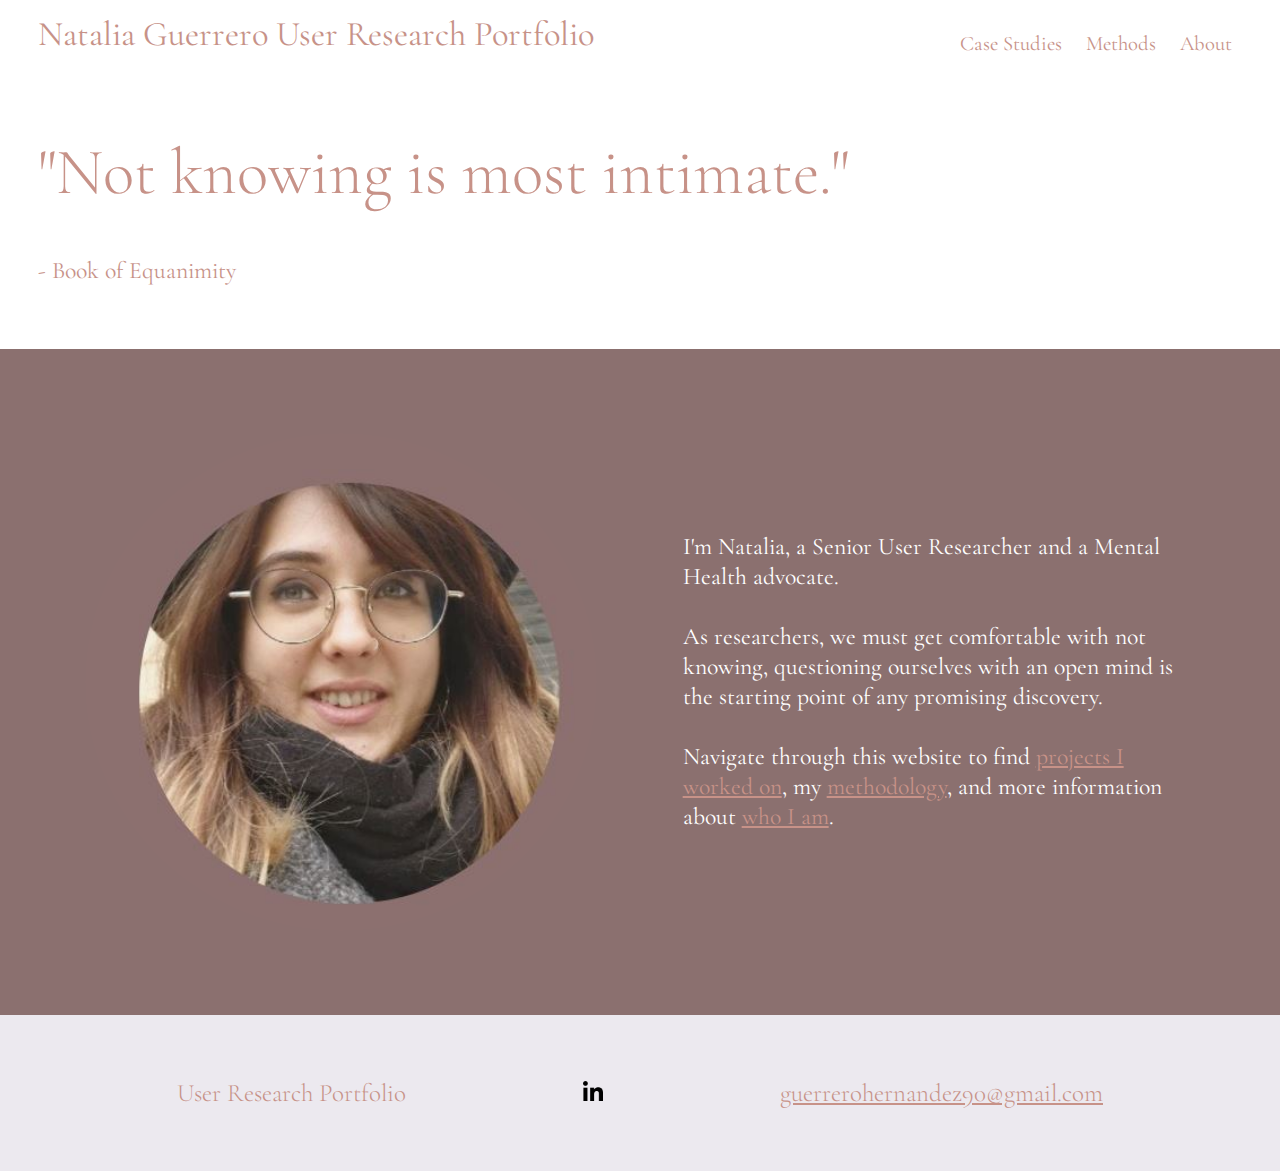
<file: src/index.html>
<!DOCTYPE html>
<html lang="en">
<head>
    <meta charset="UTF-8">
    <meta http-equiv="X-UA-Compatible" content="IE=edge">
    <meta name="viewport" content="width=device-width, initial-scale=1.0">
    <title>Natalia Guerrero User Research Portfolio</title>
    <link rel="stylesheet" href="../styles.css"/>
    <!--LUXURIOUS ROMAN-->
    <link rel="preconnect" href="https://fonts.googleapis.com">
    <link rel="preconnect" href="https://fonts.gstatic.com" crossorigin>
    <link href="https://fonts.googleapis.com/css2?family=Cormorant+Garamond:wght@300&display=swap" rel="stylesheet">
    <!--ICON BOOTSTRAP-->
    <link rel="stylesheet" href="https://cdn.jsdelivr.net/npm/bootstrap-icons@1.7.2/font/bootstrap-icons.css">
</head>
<body class="second_background_color">
    <header>
        <a class="site_title main_color" href="index.html">Natalia Guerrero User Research Portfolio</a>
        <i class="bi bi-list main_color"></i>
        <i class="bi bi-x-lg main_color"></i>
        <nav>
            <ul>
                <li><a href="case_studies.html" class="main_color">Case Studies</a></li>
                <li><a href="methods.html" class="main_color">Methods</a></li>
                <li><a href="about.html" class="main_color">About</a></li>
            </ul>
        </nav>
    </header>
    <section id="introduction_section">
        <h1 class="main_color">"Not knowing is most intimate."</h1>
        <aside class="main_color">- Book of Equanimity</aside>
    </section>
    <section class="presentation_section main_background_color">
        <img src="../img/natalia.JPG" alt="Imagen Natalia Guerrero"/>
        <p class="main_font_family">
        I'm Natalia, a Senior User Researcher and a 
        Mental Health advocate.</br></br>  
        
        As researchers, we must get comfortable with 
        not knowing, questioning ourselves with an open 
        mind is the starting point of any promising 
        discovery.</br></br>  

        Navigate through this website to find 
        <a href="case_studies.html">projects I worked on</a>, 
        my <a href="methods.html">methodology</a>, 
        and more information about <a href="about.html">who I am</a>.
        </p>
    </section>
    <footer>
        <h2 class="main_color">User Research Portfolio</h2>
        <a href="https://www.linkedin.com/in/nataliaguerrerohernandez/" target="_blank"><img src="../img/logo_linkedin.png" alt="Logo LinkedIn"/></a>
        <a class="main_color" href="mailto:guerrerohernandez90@gmail.com">guerrerohernandez90@gmail.com</a>
    </footer>
</body>
</html>
</file>
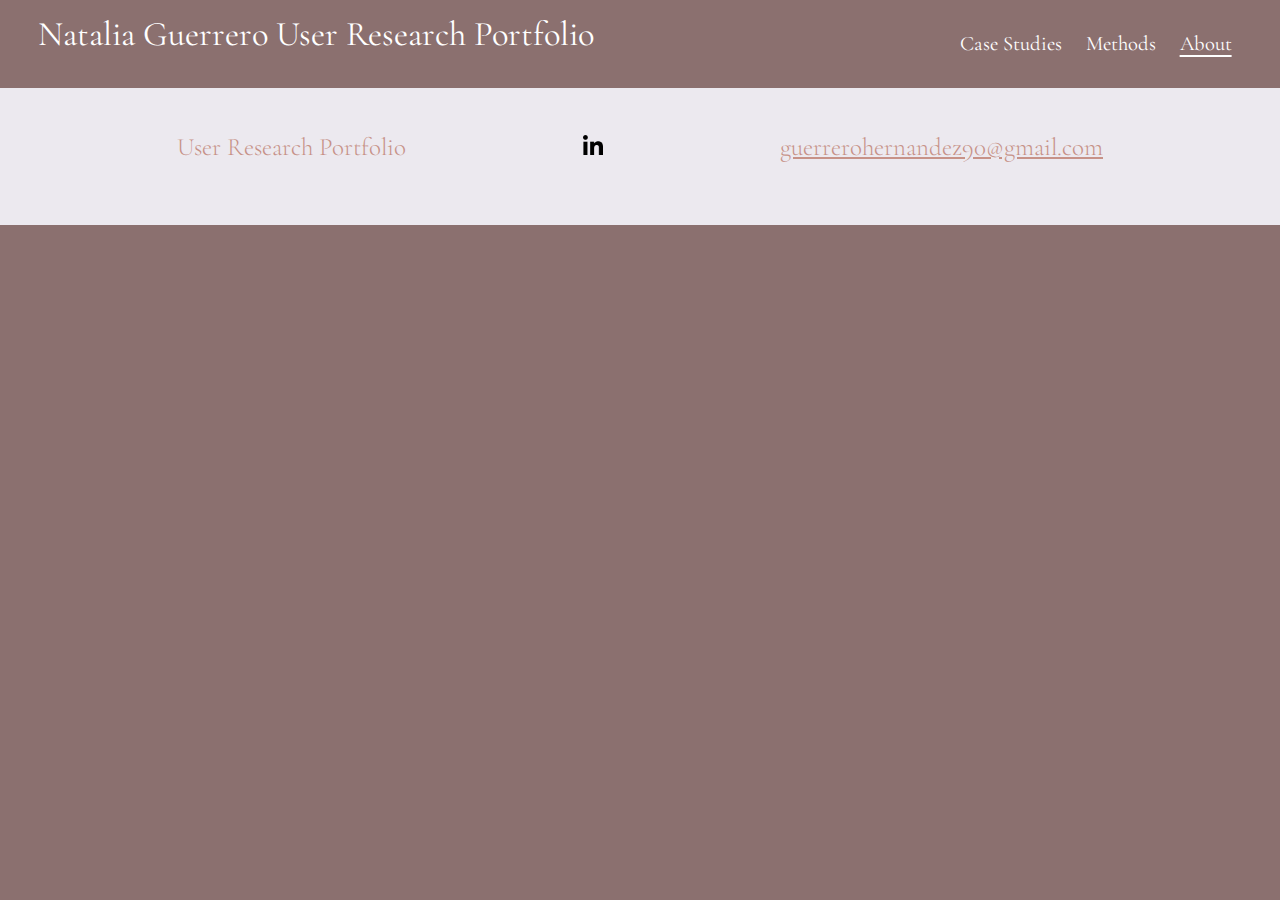
<file: src/about.html>
<!DOCTYPE html>
<html lang="en">
<head>
    <meta charset="UTF-8">
    <meta http-equiv="X-UA-Compatible" content="IE=edge">
    <meta name="viewport" content="width=device-width, initial-scale=1.0">
    <title>About - Natalia Guerrero User Research Portfolio</title>
    <link rel="stylesheet" href="../styles.css"/>
    <!--LUXURIOUS ROMAN-->
    <link rel="preconnect" href="https://fonts.googleapis.com">
    <link rel="preconnect" href="https://fonts.gstatic.com" crossorigin>
    <link href="https://fonts.googleapis.com/css2?family=Cormorant+Garamond:wght@300&display=swap" rel="stylesheet">
    <!--ICON BOOTSTRAP-->
    <link rel="stylesheet" href="https://cdn.jsdelivr.net/npm/bootstrap-icons@1.7.2/font/bootstrap-icons.css">
</head>
<body>
    <header class="main_background_color">
        <a class="site_title second_color" href="index.html">Natalia Guerrero User Research Portfolio</a>
        <i class="bi bi-list second_color"></i>
        <nav>
            <ul>
                <li><a href="case_studies.html" class="main_font_family">Case Studies</a></li>
                <li><a href="methods.html" class="main_font_family">Methods</a></li>
                <li><a href="about.html" class="main_font_family text_decoration_underline">About</a></li>
            </ul>
        </nav>
    </header>
    <section>
        <h2>About</h2>
    </section>
    <footer>
        <h2 class="main_color">User Research Portfolio</h2>
        <a href="https://www.linkedin.com/in/nataliaguerrerohernandez/" target="_blank"><img src="../img/logo_linkedin.png" alt="Logo Linked In"/></a>
        <a class="main_color" href="mailto:guerrerohernandez90@gmail.com">guerrerohernandez90@gmail.com</a>
    </footer>
</body>
</html>
</file>
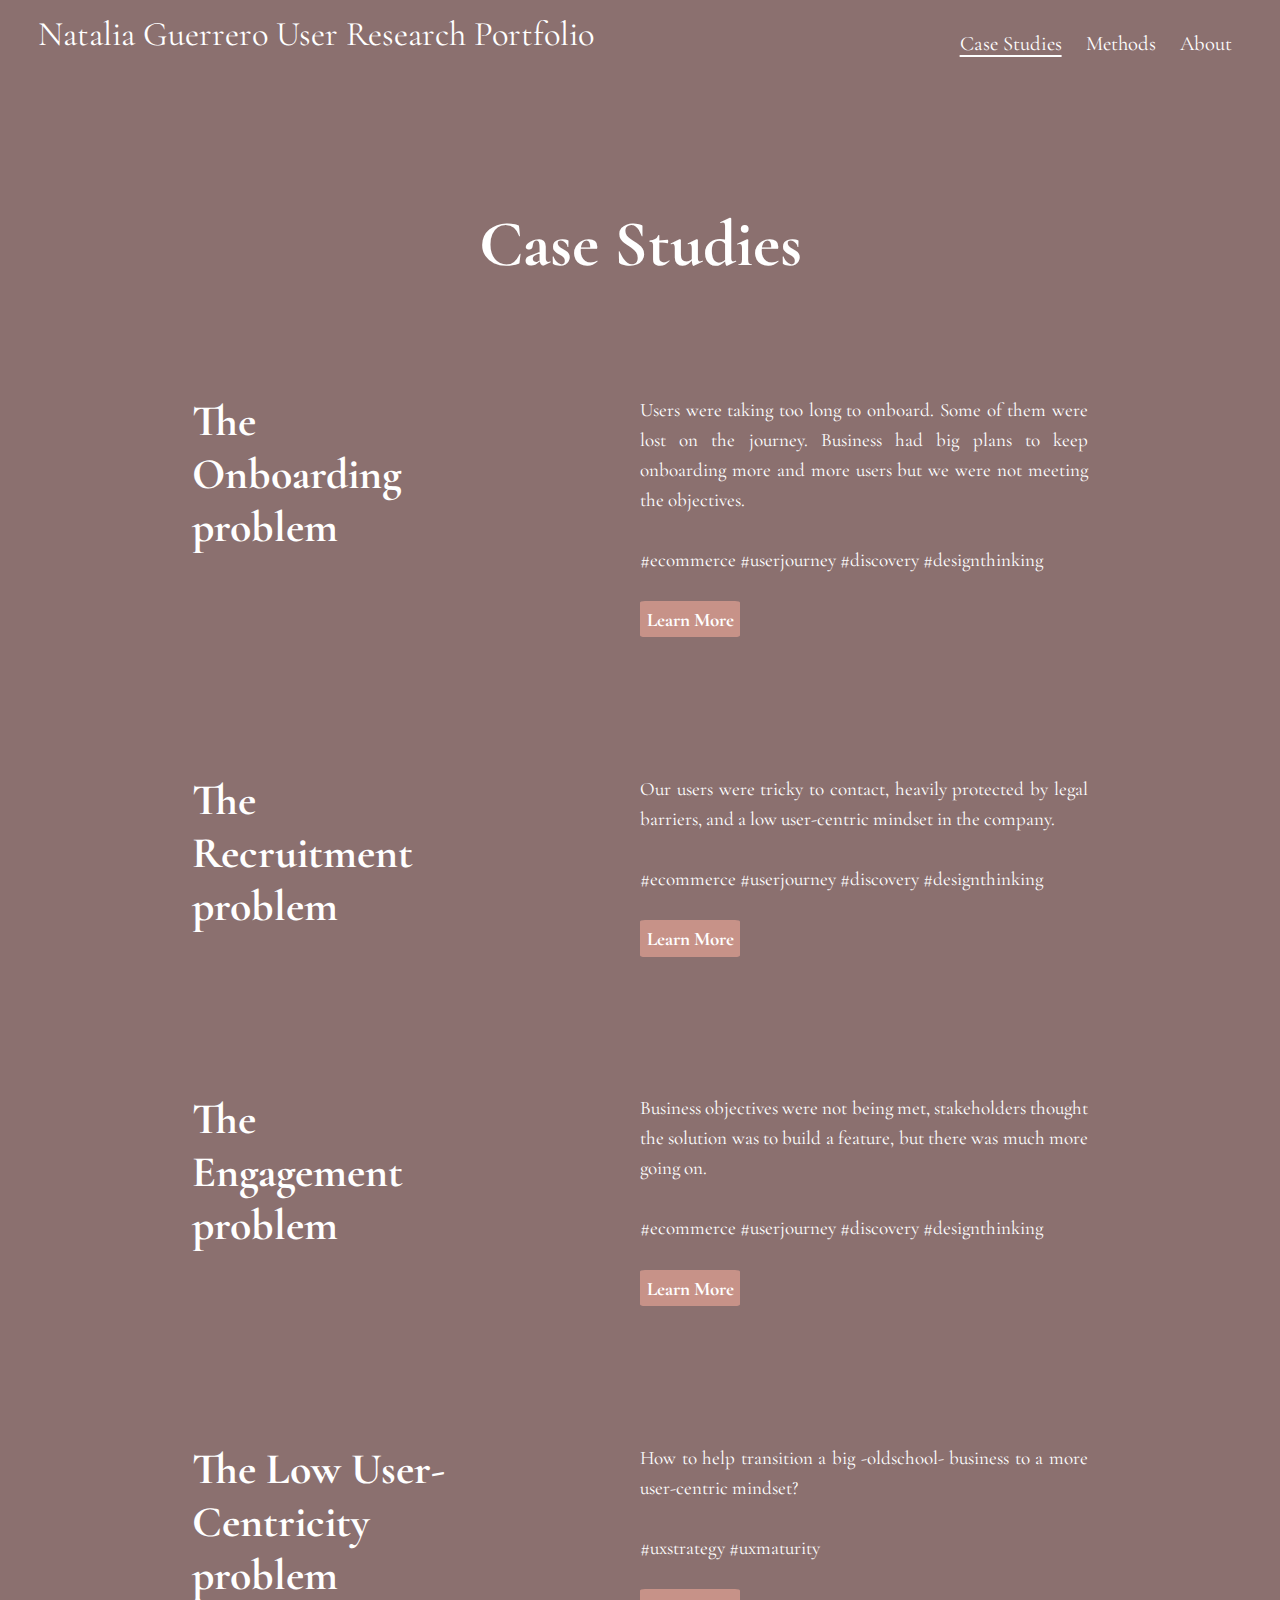
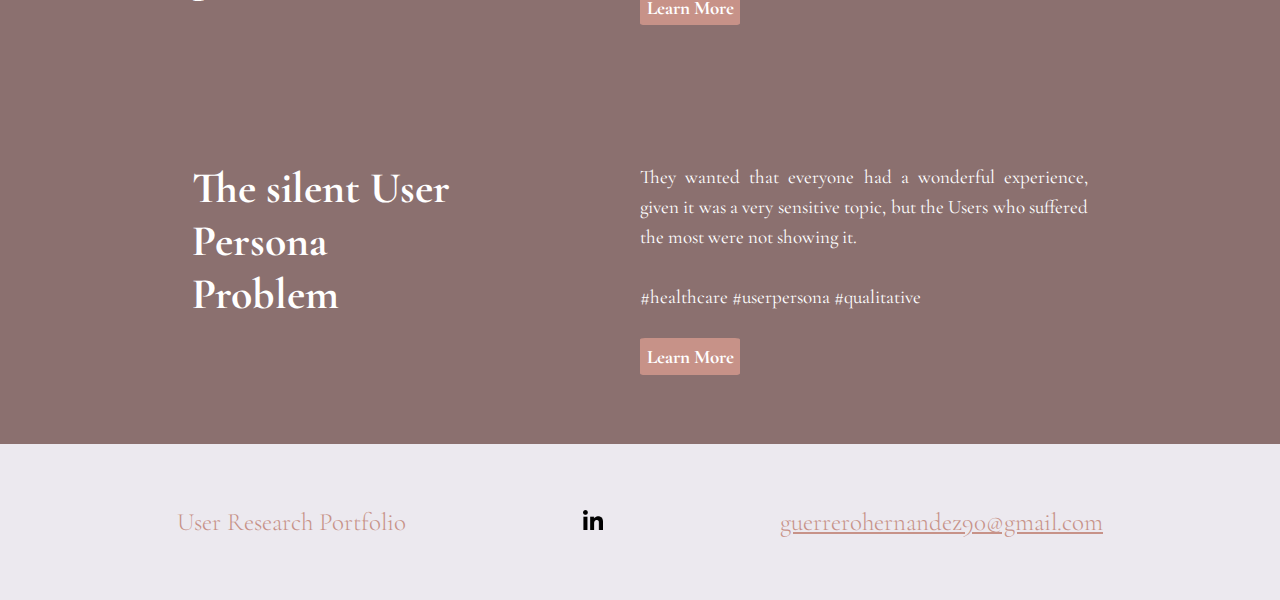
<file: src/case_studies.html>
<!DOCTYPE html>
<html lang="en">
<head>
    <meta charset="UTF-8">
    <meta http-equiv="X-UA-Compatible" content="IE=edge">
    <meta name="viewport" content="width=device-width, initial-scale=1.0">
    <title>Case Studies - Natalia Guerrero User Research Portfolio</title>
    <link rel="stylesheet" href="../styles.css"/>
    <!--LUXURIOUS ROMAN-->
    <link rel="preconnect" href="https://fonts.googleapis.com">
    <link rel="preconnect" href="https://fonts.gstatic.com" crossorigin>
    <link href="https://fonts.googleapis.com/css2?family=Cormorant+Garamond:wght@300&display=swap" rel="stylesheet">
    <!--ICON BOOTSTRAP-->
    <link rel="stylesheet" href="https://cdn.jsdelivr.net/npm/bootstrap-icons@1.7.2/font/bootstrap-icons.css">
</head>
<body>
    <header class="main_background_color">
        <a class="site_title second_color" href="index.html">Natalia Guerrero User Research Portfolio</a>
        <i class="bi bi-list secon_color"></i>
        <nav>
            <ul>
                <li><a href="case_studies.html" class="text_decoration_underline">Case Studies</a></li>
                <li><a href="methods.html">Methods</a></li>
                <li><a href="about.html">About</a></li>
            </ul>
        </nav>
    </header>
    <section class="main_section">
        <h1>Case Studies</h1>
        <article>
            <h2>The Onboarding problem</h2>
            <aside>
                <p>
                Users were taking too long to onboard. Some of them 
                were lost on the journey. Business had big plans to 
                keep onboarding more and more users but we were 
                not meeting the objectives.</br></br>  

                #ecommerce #userjourney #discovery #designthinking</br></br>  

                <a href="./case_studies/the_onboarding_problem.html" class="second_color">Learn More</a>
                </p>
            </aside>
        </article>
        <article>
             <h2>The Recruitment problem</h2>
            <aside>
                <p>
                Our users were tricky to contact, heavily protected by 
                legal barriers, and a low user-centric mindset in the 
                company.</br></br> 

                #ecommerce #userjourney #discovery #designthinking</br></br> 

                <a href="./case_studies/the_recruitment_problem.html" class="second_color">Learn More</a>
                </p>
            </aside>
        </article>
        <article>
            <h2>The Engagement problem</h2>
           <aside>
                <p>
                Business objectives were not being met, stakeholders 
                thought the solution was to build a feature, but there 
                was much more going on.</br></br> 

                #ecommerce #userjourney #discovery  #designthinking</br></br> 
                
                <a href="./case_studies/the_engagement_problem.html" class="second_color">Learn More</a>
                </p>
           </aside>
       </article>
       <article>
            <h2>The Low User-Centricity problem</h2>
            <aside>
                <p>
                How to help transition a big -oldschool- business to a 
                more user-centric mindset?</br></br> 

                #uxstrategy #uxmaturity</br></br> 

                <a href="./case_studies/the_low_user_centicity_problem.html" class="second_color">Learn More</a>
                </p>
            </aside>
        </article>
        <article>
            <h2>The silent User Persona Problem</h2>
            <aside>
                <p>
                They wanted that everyone had a wonderful 
                experience, given it was a very sensitive topic, but the 
                Users who suffered the most were not showing it.</br></br> 

                #healthcare #userpersona #qualitative</br></br> 

                <a href="./case_studies/the_silent_user_persona_problem.html" class="second_color">Learn More</a>
                </p>
            </aside>
        </article>
    </section>
    <footer>
        <h2 class="main_color">User Research Portfolio</h2>
        <a href="https://www.linkedin.com/in/nataliaguerrerohernandez/" target="_blank"><img src="../img/logo_linkedin.png" alt="Logo Linked In"/></a>
        <a class="main_color" href="mailto:guerrerohernandez90@gmail.com">guerrerohernandez90@gmail.com</a>
    </footer>
</body>
</html>
</file>
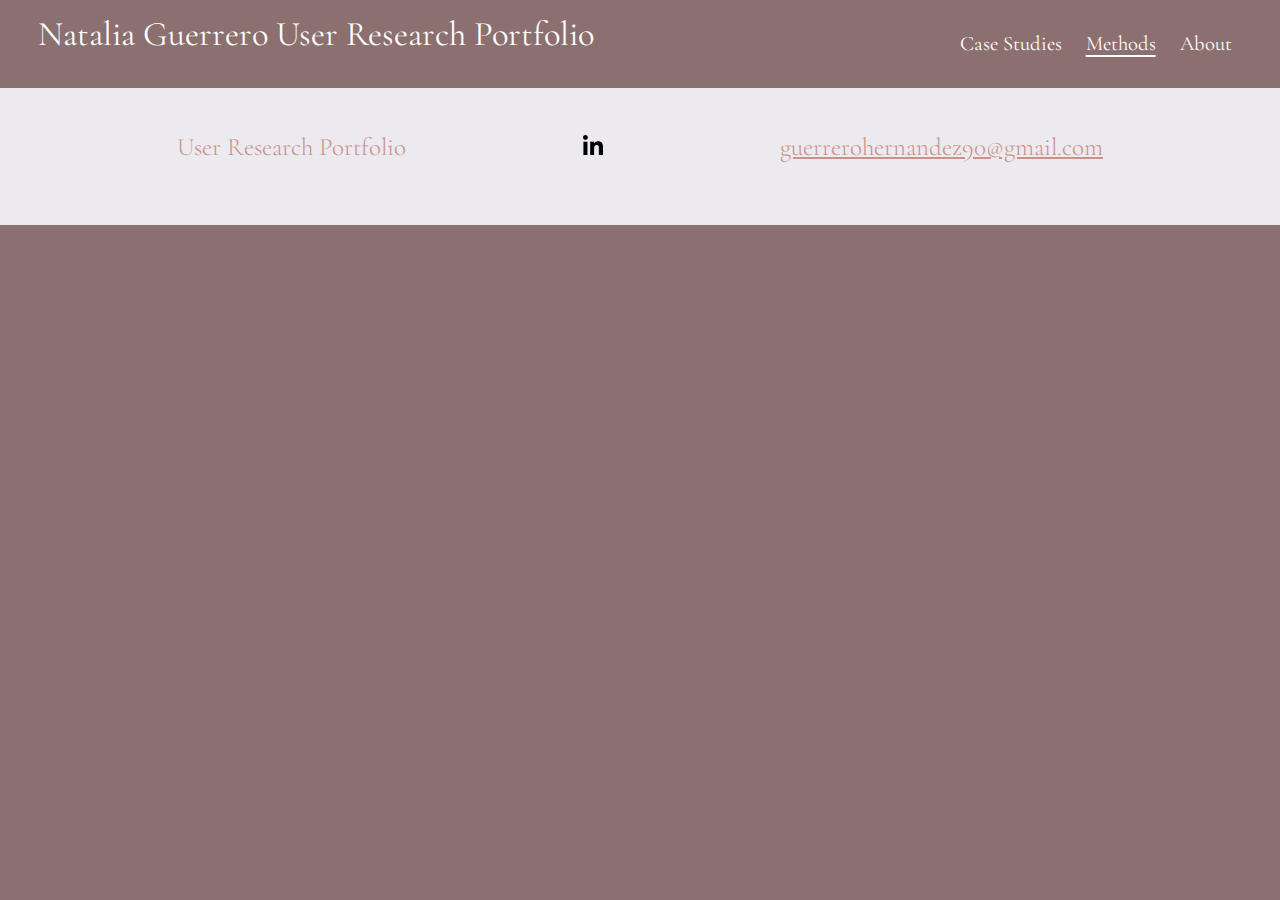
<file: src/methods.html>
<!DOCTYPE html>
<html lang="en">
<head>
    <meta charset="UTF-8">
    <meta http-equiv="X-UA-Compatible" content="IE=edge">
    <meta name="viewport" content="width=device-width, initial-scale=1.0">
    <title>Methods - Natalia Guerrero User Research Portfolio</title>
    <link rel="stylesheet" href="../styles.css"/>
    <!--LUXURIOUS ROMAN-->
    <link rel="preconnect" href="https://fonts.googleapis.com">
    <link rel="preconnect" href="https://fonts.gstatic.com" crossorigin>
    <link href="https://fonts.googleapis.com/css2?family=Cormorant+Garamond:wght@300&display=swap" rel="stylesheet">
    <!--ICON BOOTSTRAP-->
    <link rel="stylesheet" href="https://cdn.jsdelivr.net/npm/bootstrap-icons@1.7.2/font/bootstrap-icons.css">
</head>
<body>
    <header class="main_background_color">
        <a class="site_title second_color" href="index.html">Natalia Guerrero User Research Portfolio</a>
        <i class="bi bi-list second_color"></i>
        <nav>
            <ul>
                <li><a href="case_studies.html">Case Studies</a></li>
                <li><a href="methods.html" class="text_decoration_underline">Methods</a></li>
                <li><a href="about.html">About</a></li>
            </ul>
        </nav>
    </header>
    <section>
        <h2>Methods</h2>
    </section>
    <footer>
        <h2 class="main_color">User Research Portfolio</h2>
        <a href="https://www.linkedin.com/in/nataliaguerrerohernandez/" target="_blank"><img src="../img/logo_linkedin.png" alt="Logo Linked In"/></a>
        <a class="main_color" href="mailto:guerrerohernandez90@gmail.com">guerrerohernandez90@gmail.com</a>
    </footer>
</body>
</html>
</file>
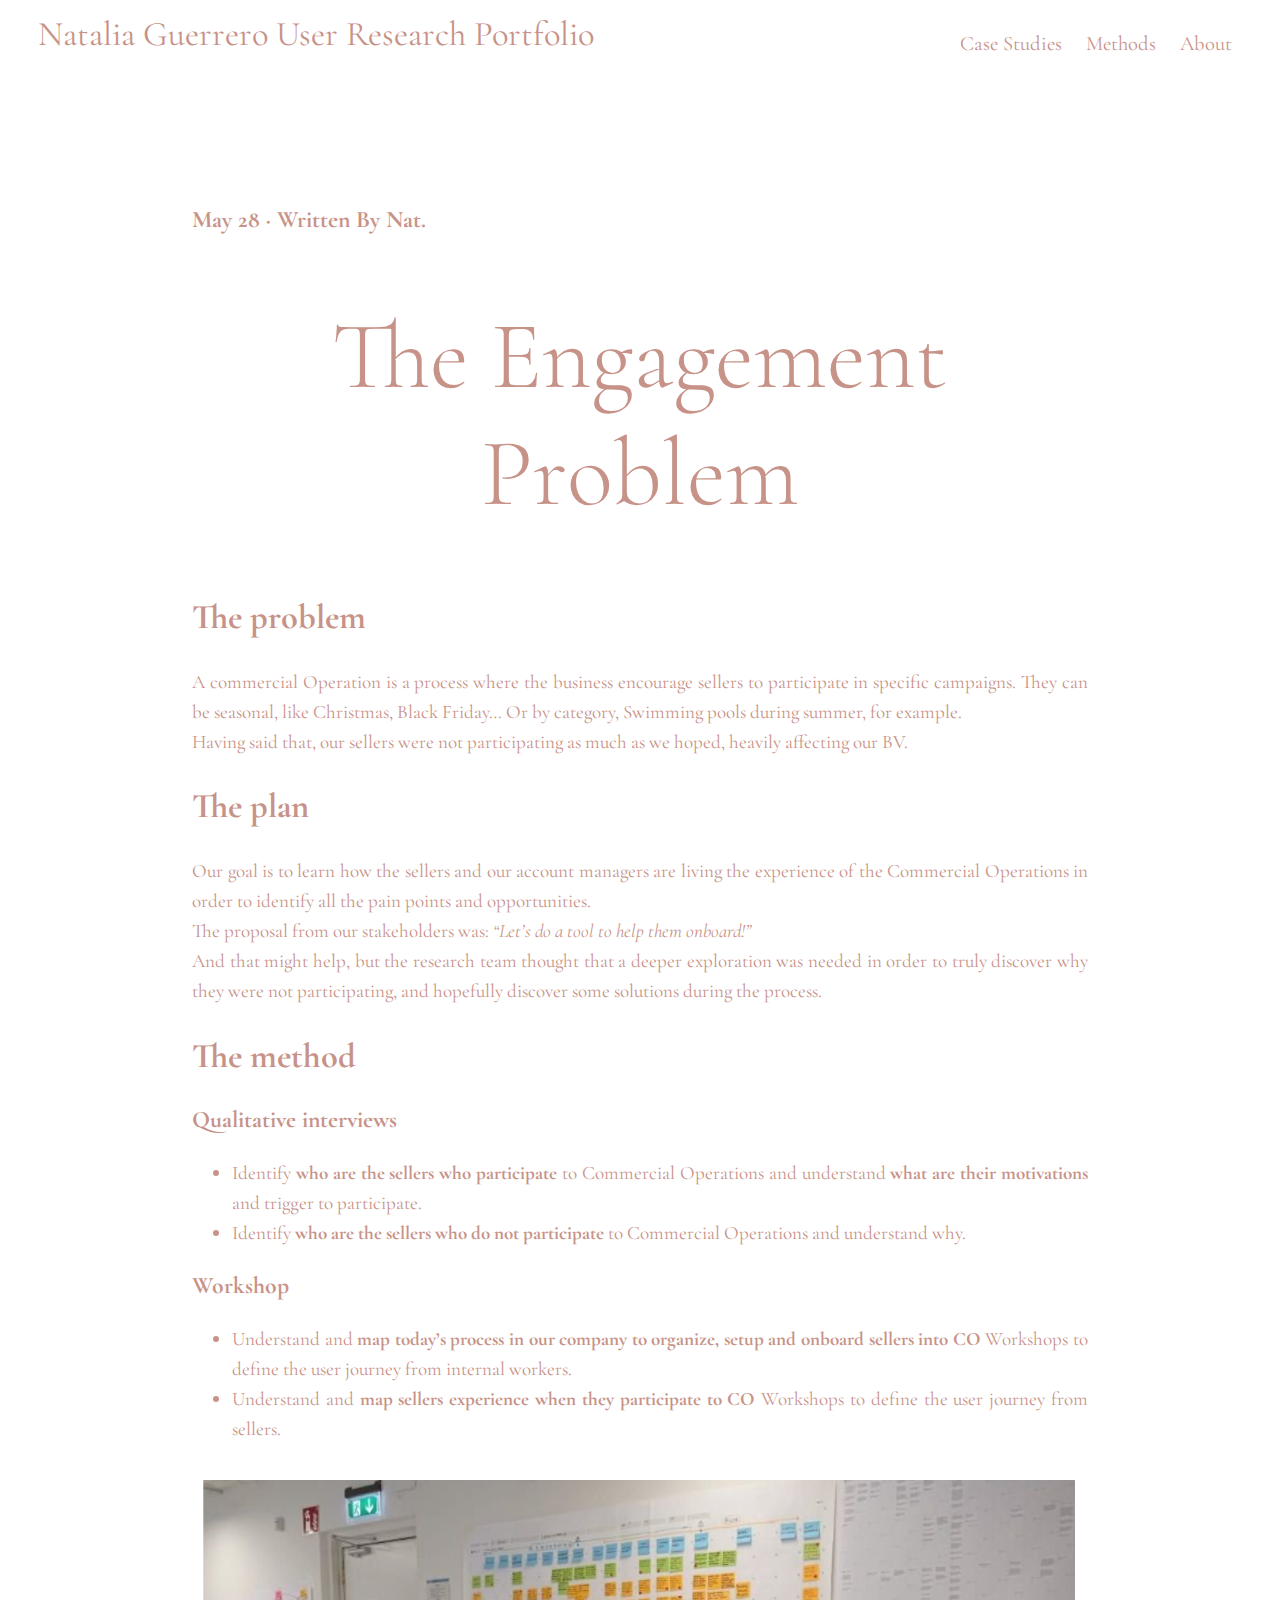
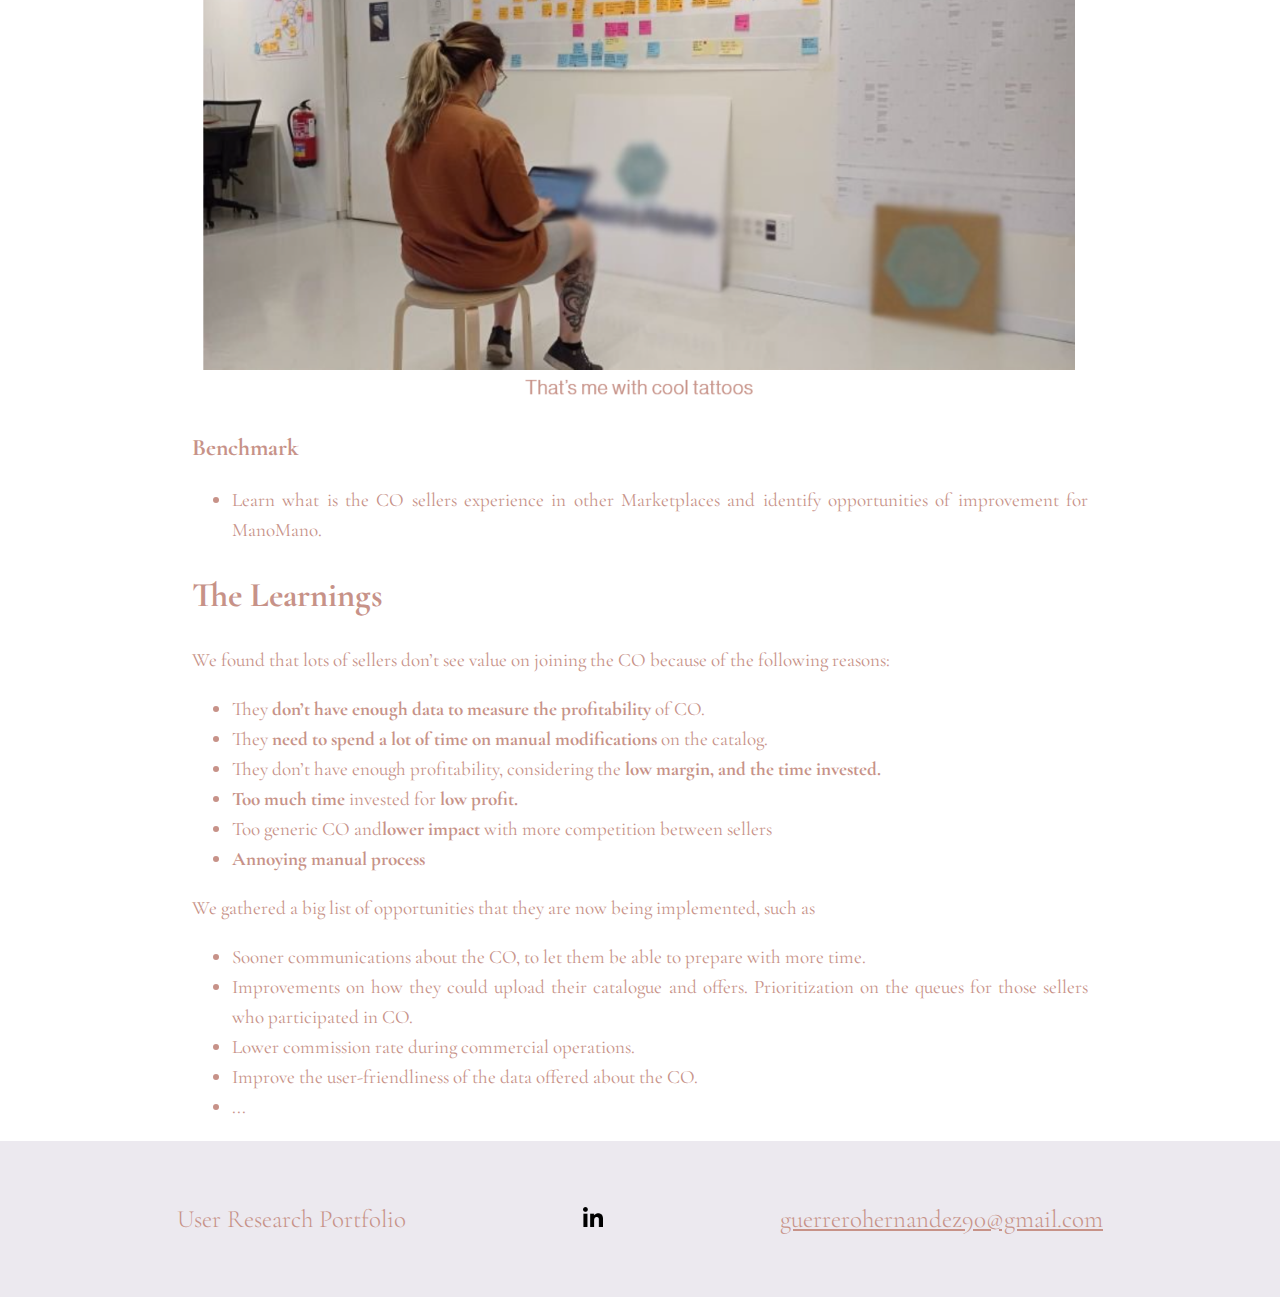
<file: src/case_studies/the_engagement_problem.html>
<!DOCTYPE html>
<html lang="en">
<head>
    <meta charset="UTF-8">
    <meta http-equiv="X-UA-Compatible" content="IE=edge">
    <meta name="viewport" content="width=device-width, initial-scale=1.0">
    <title>The Engagement problem</title>
    <link rel="stylesheet" href="../../styles.css"/>
    <!--LUXURIOUS ROMAN-->
    <link rel="preconnect" href="https://fonts.googleapis.com">
    <link rel="preconnect" href="https://fonts.gstatic.com" crossorigin>
    <link href="https://fonts.googleapis.com/css2?family=Cormorant+Garamond:wght@300&display=swap" rel="stylesheet">
    <!--ICON BOOTSTRAP-->
    <link rel="stylesheet" href="https://cdn.jsdelivr.net/npm/bootstrap-icons@1.7.2/font/bootstrap-icons.css">
</head>
<body class="second_background_color main_color">
    <header>
        <a class="site_title main_color" href="../index.html">Natalia Guerrero User Research Portfolio</a>
        <i class="bi bi-list main_color"></i>
        <i class="bi bi-x-lg"></i>
        <nav>
            <ul>
                <li><a href="../case_studies.html" class="main_color">Case Studies</a></li>
                <li><a href="../methods.html" class="main_color">Methods</a></li>
                <li><a href="../about.html" class="main_color">About</a></li>
            </ul>
        </nav>
    </header>
    <section class="cases_main_section">
        <h3>May 28 · Written By Nat.</h3>
        <h1>The Engagement Problem</h1>
        <article>
            <h2>The problem</h2>
            <p>
                A commercial Operation is a process where the business encourage sellers to participate in specific campaigns. They can be seasonal, like Christmas, 
                Black Friday… Or by category, Swimming pools during summer, for example.</br>

                Having said that, our sellers were not participating as much as we hoped, heavily affecting our BV.
            </p>
        </article>
        <article>
             <h2>The plan</h2>
             <p>
                Our goal is to learn how the sellers and our account managers are living the experience of the Commercial Operations 
                in order to identify all the pain points and opportunities.</br>

                The proposal from our stakeholders was: <span class="italic_word">“Let’s do a tool to help them onboard!”</span></br>
                
                And that might help, but the research team thought that a deeper exploration was needed in order to truly discover 
                why they were not participating, and hopefully discover some solutions during the process. 
            </p>
        </article>
        <article>
            <h2>The method</h2>
            <h3>Qualitative interviews</h3>
            <ul>
                <li>Identify <span class="bold_word">who are the sellers who participate</span> to Commercial Operations and understand <span class="bold_word">what are 
                    their motivations</span> and trigger to participate.</li>
                <li>Identify <span class="bold_word">who are the sellers who do not participate</span> to Commercial Operations and understand why.</li>
            </ul>
            <h3>Workshop</h3>
            <ul>
                <li>Understand and <span class="bold_word">map today’s process in our company to organize, setup and onboard sellers into CO</span> Workshops 
                    to define the user journey from internal workers.</li>
                <li>Understand and <span class="bold_word">map sellers experience when they participate to CO</span> Workshops to define the user journey from sellers.</li>
            </ul>
            <img src="../../img/ink_natalia.PNG" alt="Natalia with cool tattoos"/>
            <h3>Benchmark</h3>
            <ul>
                <li>Learn what is the CO sellers experience in other Marketplaces and identify opportunities of improvement for ManoMano.</li>
            </ul>
       </article>
       <article>
            <h2>The Learnings</h2>
            <p>We found that lots of sellers don’t see value on joining the CO because of the following reasons:</p>
            <ul>
                <li>They <span class="bold_word">don’t have enough data to measure the profitability</span> of CO.</li>
                <li>They <span class="bold_word">need to spend a lot of time on manual modifications</span> on the catalog.</li>
                <li>They don’t have enough profitability, considering the <span class="bold_word">low margin, and the time invested.</span></li>
                <li><span class="bold_word">Too much time</span> invested for <span class="bold_word">low profit.</span></li>
                <li>Too generic CO and<span class="bold_word">lower impact</span> with more competition between sellers</li>
                <li><span class="bold_word">Annoying manual process</span></li>
            </ul>
            <p>We gathered a big list of opportunities that they are now being implemented, such as</p>
            <ul>
                <li>Sooner communications about the CO, to let them be able to prepare with more time.</li>
                <li>Improvements on how they could upload their catalogue and offers. Prioritization on the queues for those sellers who participated in CO.</li>
                <li>Lower commission rate during commercial operations.</li>
                <li>Improve the user-friendliness of the data offered about the CO.</span></li>
                <li>...</li>
            </ul>
       </article>
    </section>
    <footer>
        <h2 class="main_color">User Research Portfolio</h2>
        <a href="https://www.linkedin.com/in/nataliaguerrerohernandez/" target="_blank"><img src="../../img/logo_linkedin.png" alt="Logo Linked In"/></a>
        <a class="main_color" href="mailto:guerrerohernandez90@gmail.com">guerrerohernandez90@gmail.com</a>
    </footer>
</body>
</html>
</file>
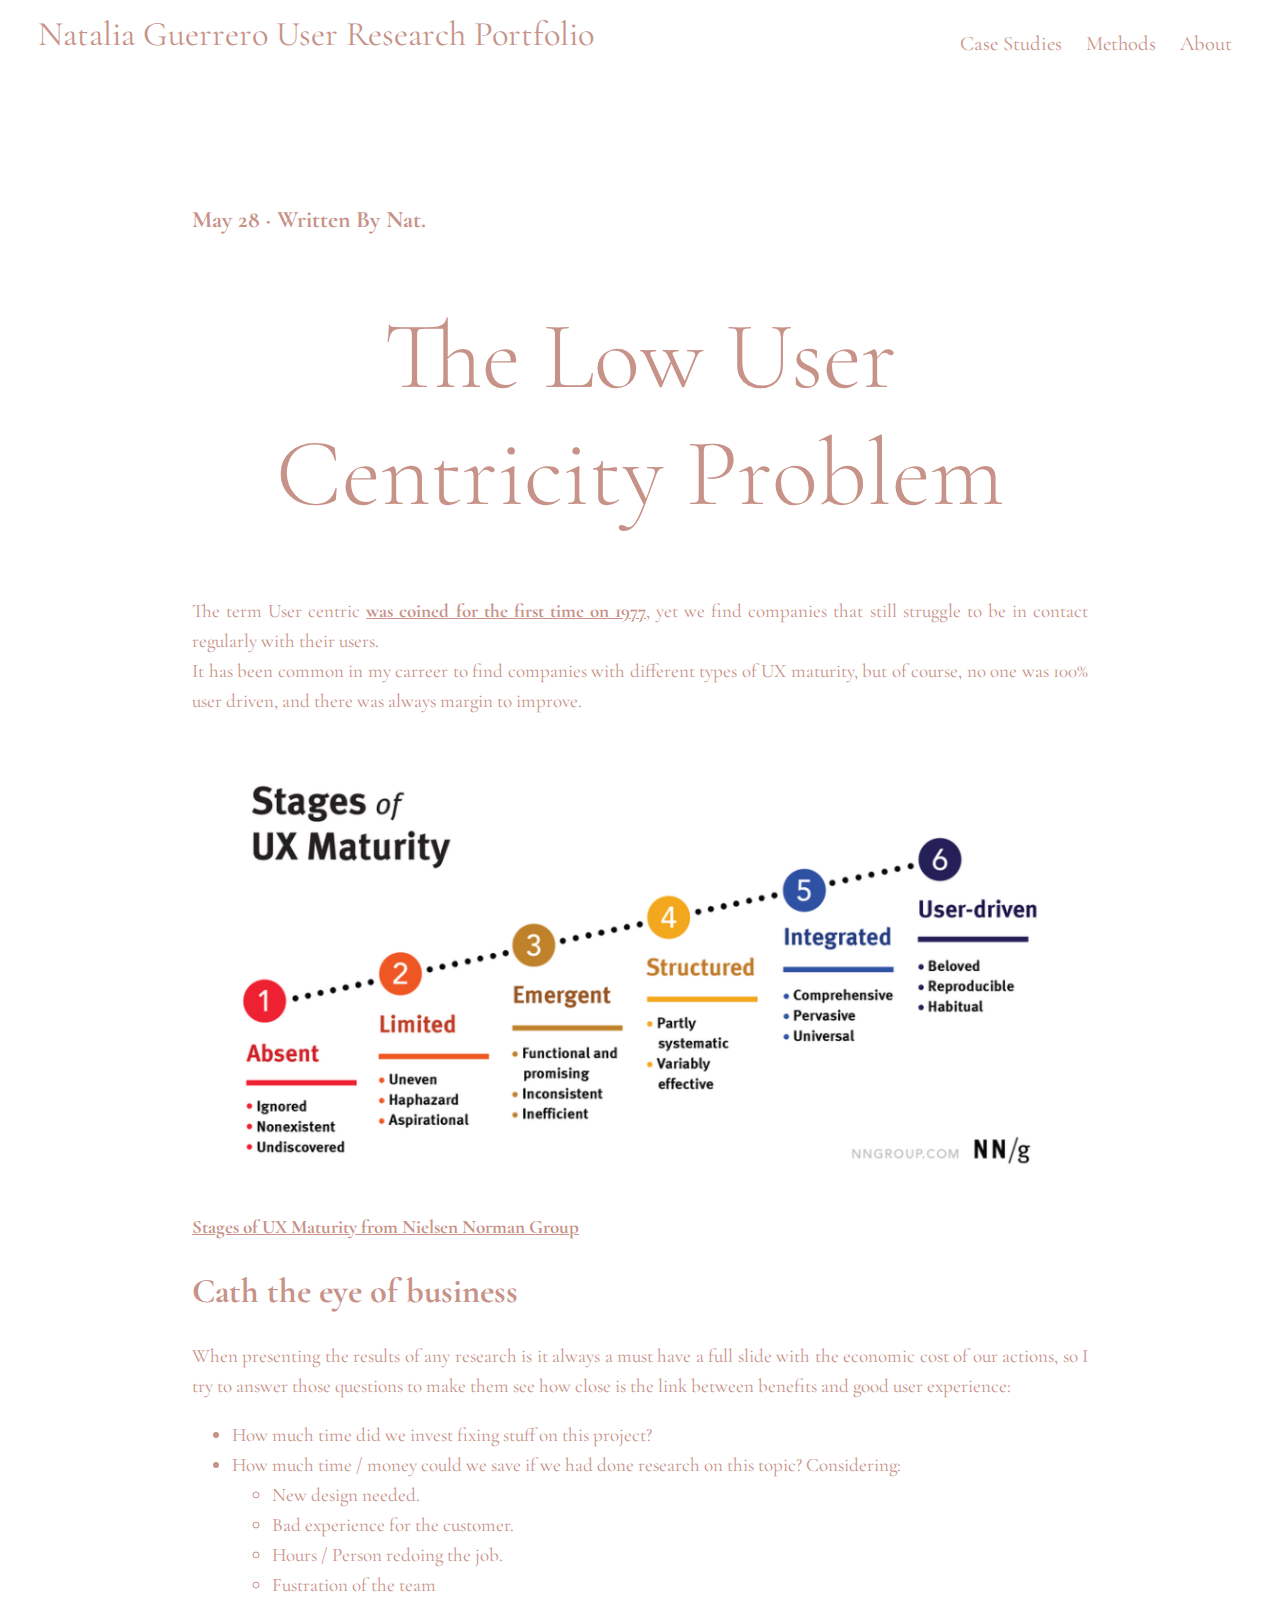
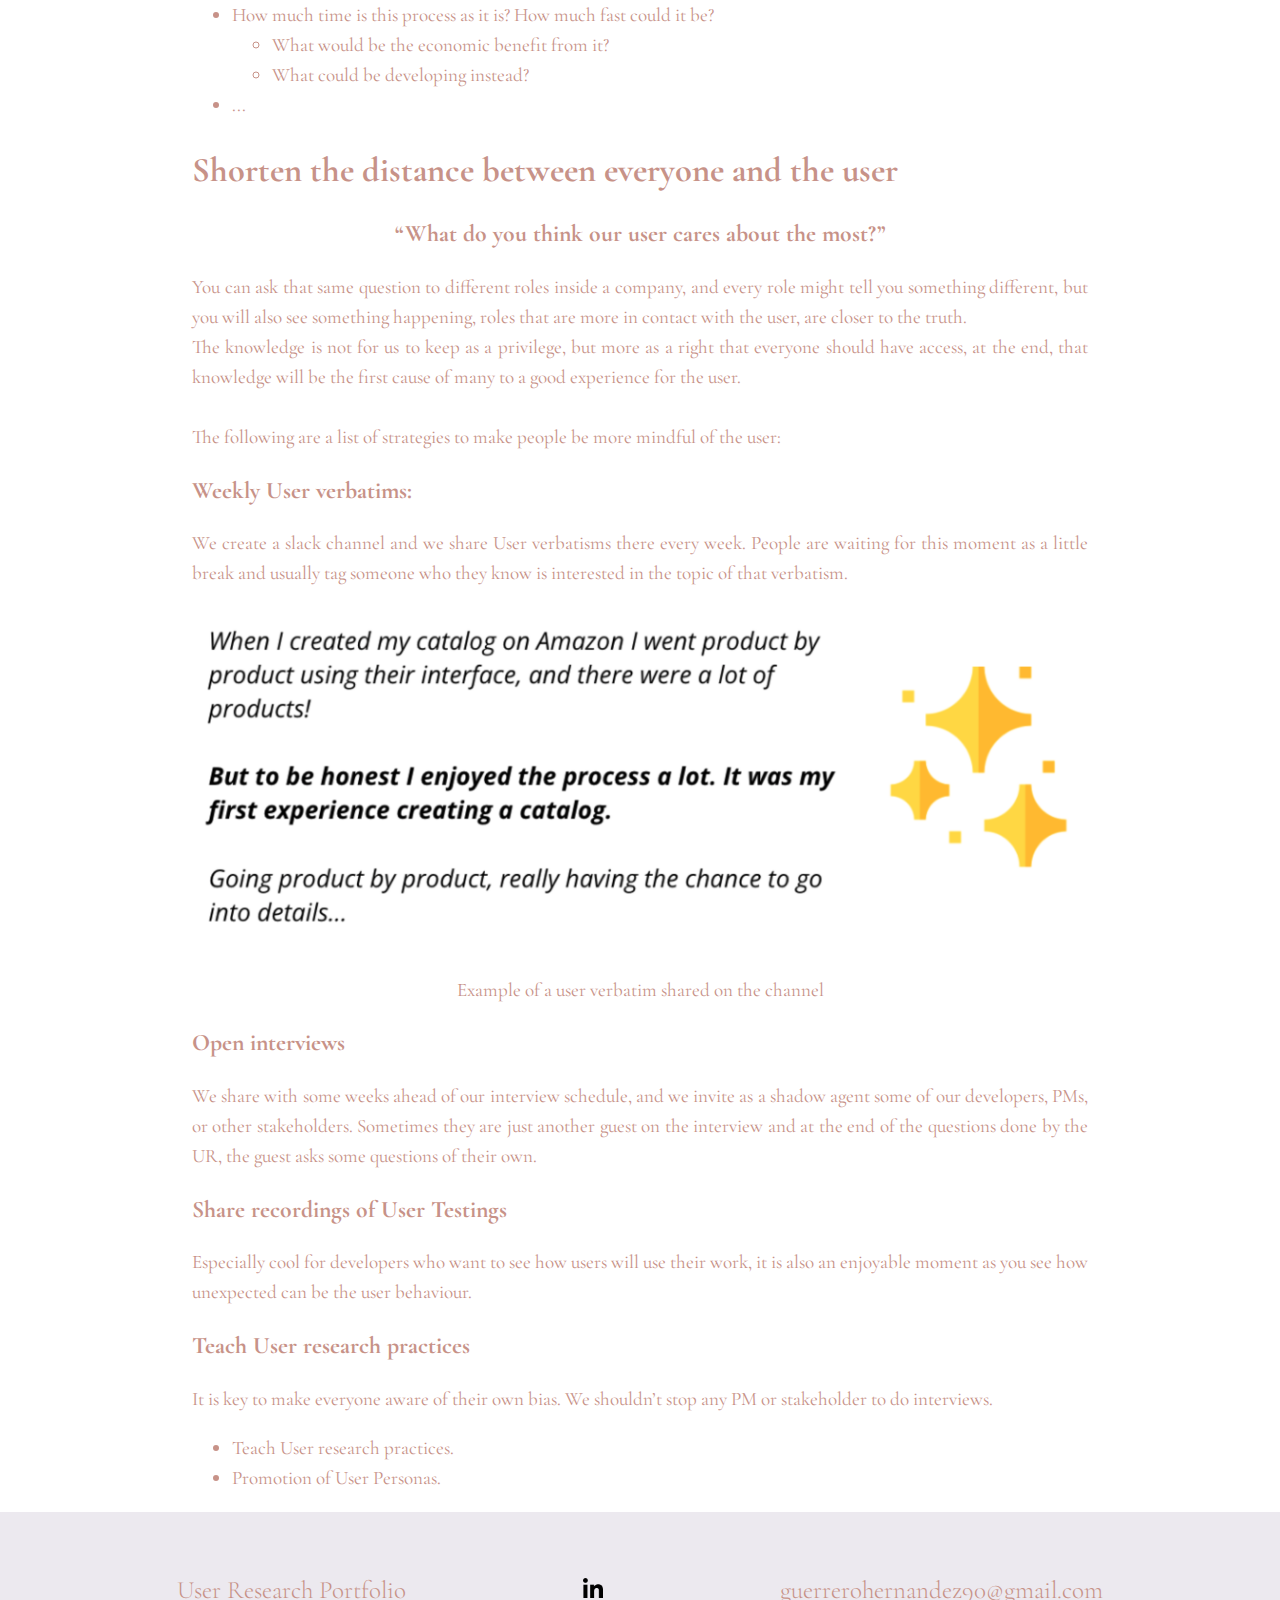
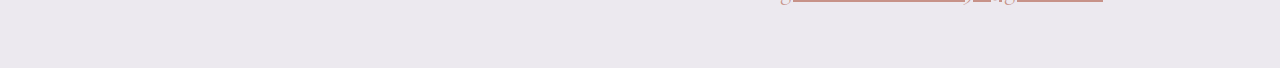
<file: src/case_studies/the_low_user_centicity_problem.html>
<!DOCTYPE html>
<html lang="en">
<head>
    <meta charset="UTF-8">
    <meta http-equiv="X-UA-Compatible" content="IE=edge">
    <meta name="viewport" content="width=device-width, initial-scale=1.0">
    <title>The Low User-Centricity problem</title>
    <link rel="stylesheet" href="../../styles.css"/>
    <!--LUXURIOUS ROMAN-->
    <link rel="preconnect" href="https://fonts.googleapis.com">
    <link rel="preconnect" href="https://fonts.gstatic.com" crossorigin>
    <link href="https://fonts.googleapis.com/css2?family=Cormorant+Garamond:wght@300&display=swap" rel="stylesheet">
    <!--ICON BOOTSTRAP-->
    <link rel="stylesheet" href="https://cdn.jsdelivr.net/npm/bootstrap-icons@1.7.2/font/bootstrap-icons.css">
</head>
<body class="second_background_color main_color">
    <header>
        <a class="site_title main_color" href="../index.html">Natalia Guerrero User Research Portfolio</a>
        <i class="bi bi-list main_color"></i>
        <i class="bi bi-x-lg"></i>
        <nav>
            <ul>
                <li><a href="../case_studies.html" class="main_color">Case Studies</a></li>
                <li><a href="../methods.html" class="main_color">Methods</a></li>
                <li><a href="../about.html" class="main_color">About</a></li>
            </ul>
        </nav>
    </header>
    <section class="cases_main_section">
        <h3>May 28 · Written By Nat.</h3>
        <h1>The Low User Centricity Problem</h1>
        <p>The term User centric <a class="bold_word main_color" href="https://en.wikipedia.org/wiki/User-centered_design#:~:text=10%20Video-,History,later%20adopted%20in%20Donald%20A.&text=The%20concept%20became%20widely%20popular,Human%2DComputer%20Interaction%20in%201986.">was coined for the first time on 1977</a>, yet we find companies that still 
            struggle to be in contact regularly with their users.</br>

            It has been common in my carreer to find companies with different types of UX maturity, but 
            of course, no one was 100% user driven, and there was always margin to improve.
        </p>
        <img src="../../img/stages_UX.PNG" alt="Stages of UX Maturuty"/>
        <a class="bold_word main_color" href="https://www.nngroup.com/articles/ux-maturity-model/">Stages of UX Maturity from Nielsen Norman Group</a>
        <article>
            <h2>Cath the eye of business</h2>
            <p>
                When presenting the results of any research is it always a must have a full slide with 
                the economic cost of our actions, so I try to answer those questions to make them see 
                how close is the link between benefits  and good user experience:
            </p>
            <ul>
                <li>How much time did we invest fixing stuff on this project?</li>
                <li>How much time / money could we save if we had done research on this topic? Considering:</li>
                    <ul>
                        <li>New design needed.</li>
                        <li>Bad experience for the customer.</li>
                        <li>Hours / Person redoing the job.</li>
                        <li>Fustration of the team</li>
                    </ul>
                <li>How much time is this process as it is? How much fast could it be?</li>
                    <ul>
                        <li>What would be the economic benefit from it?</li>
                        <li>What could be developing instead?</li>
                    </ul>
                <li>...</li>
            </ul>
        </article>
        <article>
             <h2>Shorten the distance between everyone and the user</h2>
             <h3 class="text_align_center">“What do you think our user cares about the most?”</h3>
             <p>
                You can ask that same question to different roles inside a company, and every role might tell you 
                something different, but you will also see something happening, roles that are more in contact with 
                the user, are closer to the truth.</br>

                The knowledge is not for us to keep as a privilege, but more as a right that everyone should have access, 
                at the end, that knowledge will be the first cause of many to a good experience for the user.</br></br>
                
                The following are a list of strategies to make people be more mindful of the user:
            </p>
            <h3>Weekly User verbatims:</h3>
            <p>
                We create a slack channel and we share User verbatisms there every week. People are waiting 
                for this moment as a little break and usually tag someone who they know is interested in the 
                topic of that verbatism. 
            </p>
            <img src="../../img/user_verbatims.PNG" alt="Stages of UX Maturuty"/>
            <p style="text-align: center;">Example of a user verbatim shared on the channel</p>
            <h3>Open interviews</h3>
            <p>
                We share with some weeks ahead of our interview schedule, and we invite as a shadow agent some of our 
                developers, PMs, or other stakeholders. Sometimes they are just another guest on the interview and 
                at the end of the questions done by the UR, the guest asks some questions of their own. 
            </p>
            <h3>Share recordings of User Testings</h3>
            <p>
                Especially cool for developers who want to see how users will use their work, it is also an enjoyable 
                moment as you see how unexpected can be the user behaviour. 
            </p>
            <h3>Teach User research practices</h3>
            <p>
                It is key to make everyone aware of their own bias. We shouldn’t stop any PM or stakeholder to do interviews. 
            </p>
            <ul>
                <li>Teach User research practices.</li>
                <li>Promotion of User Personas.</li>
            </ul>
        </article>
    </section>
    <footer>
        <h2 class="main_color">User Research Portfolio</h2>
        <a href="https://www.linkedin.com/in/nataliaguerrerohernandez/" target="_blank"><img src="../../img/logo_linkedin.png" alt="Logo Linked In"/></a>
        <a class="main_color" href="mailto:guerrerohernandez90@gmail.com">guerrerohernandez90@gmail.com</a>
    </footer>
</body>
</html>
</file>
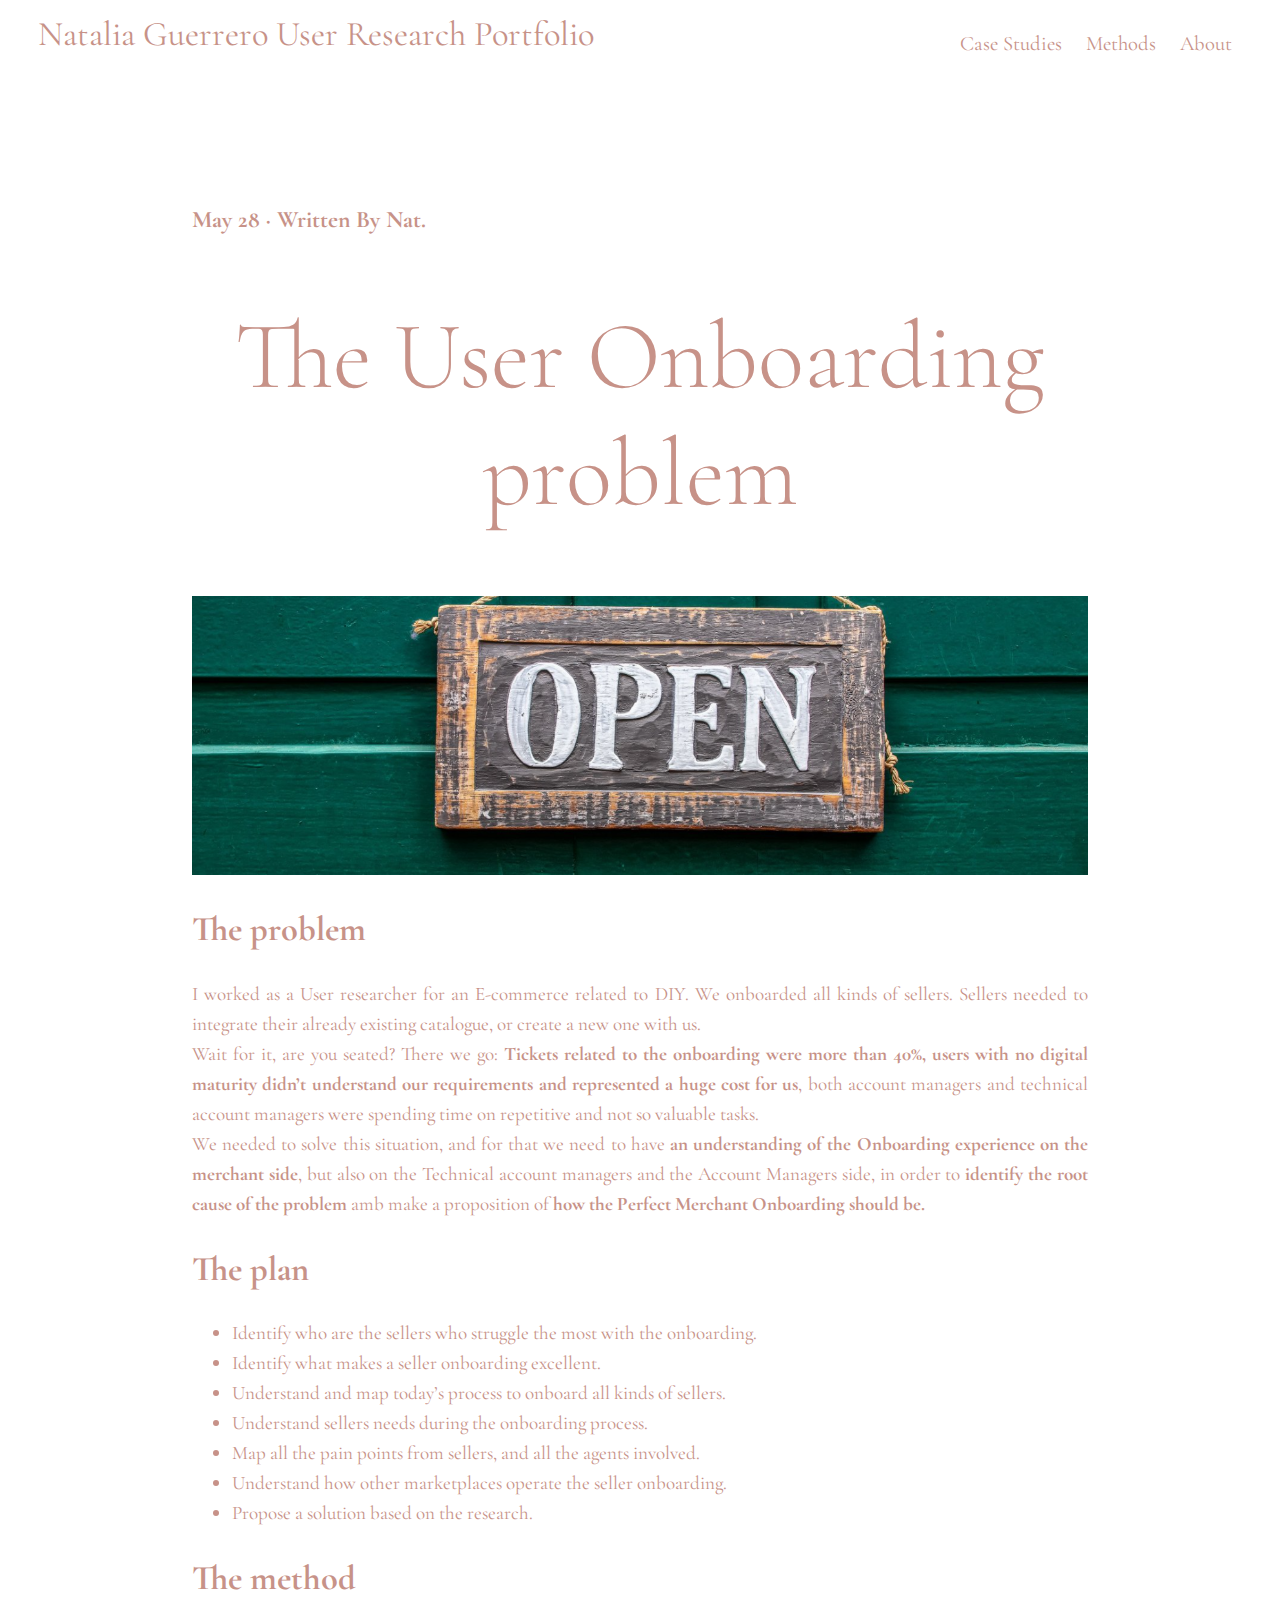
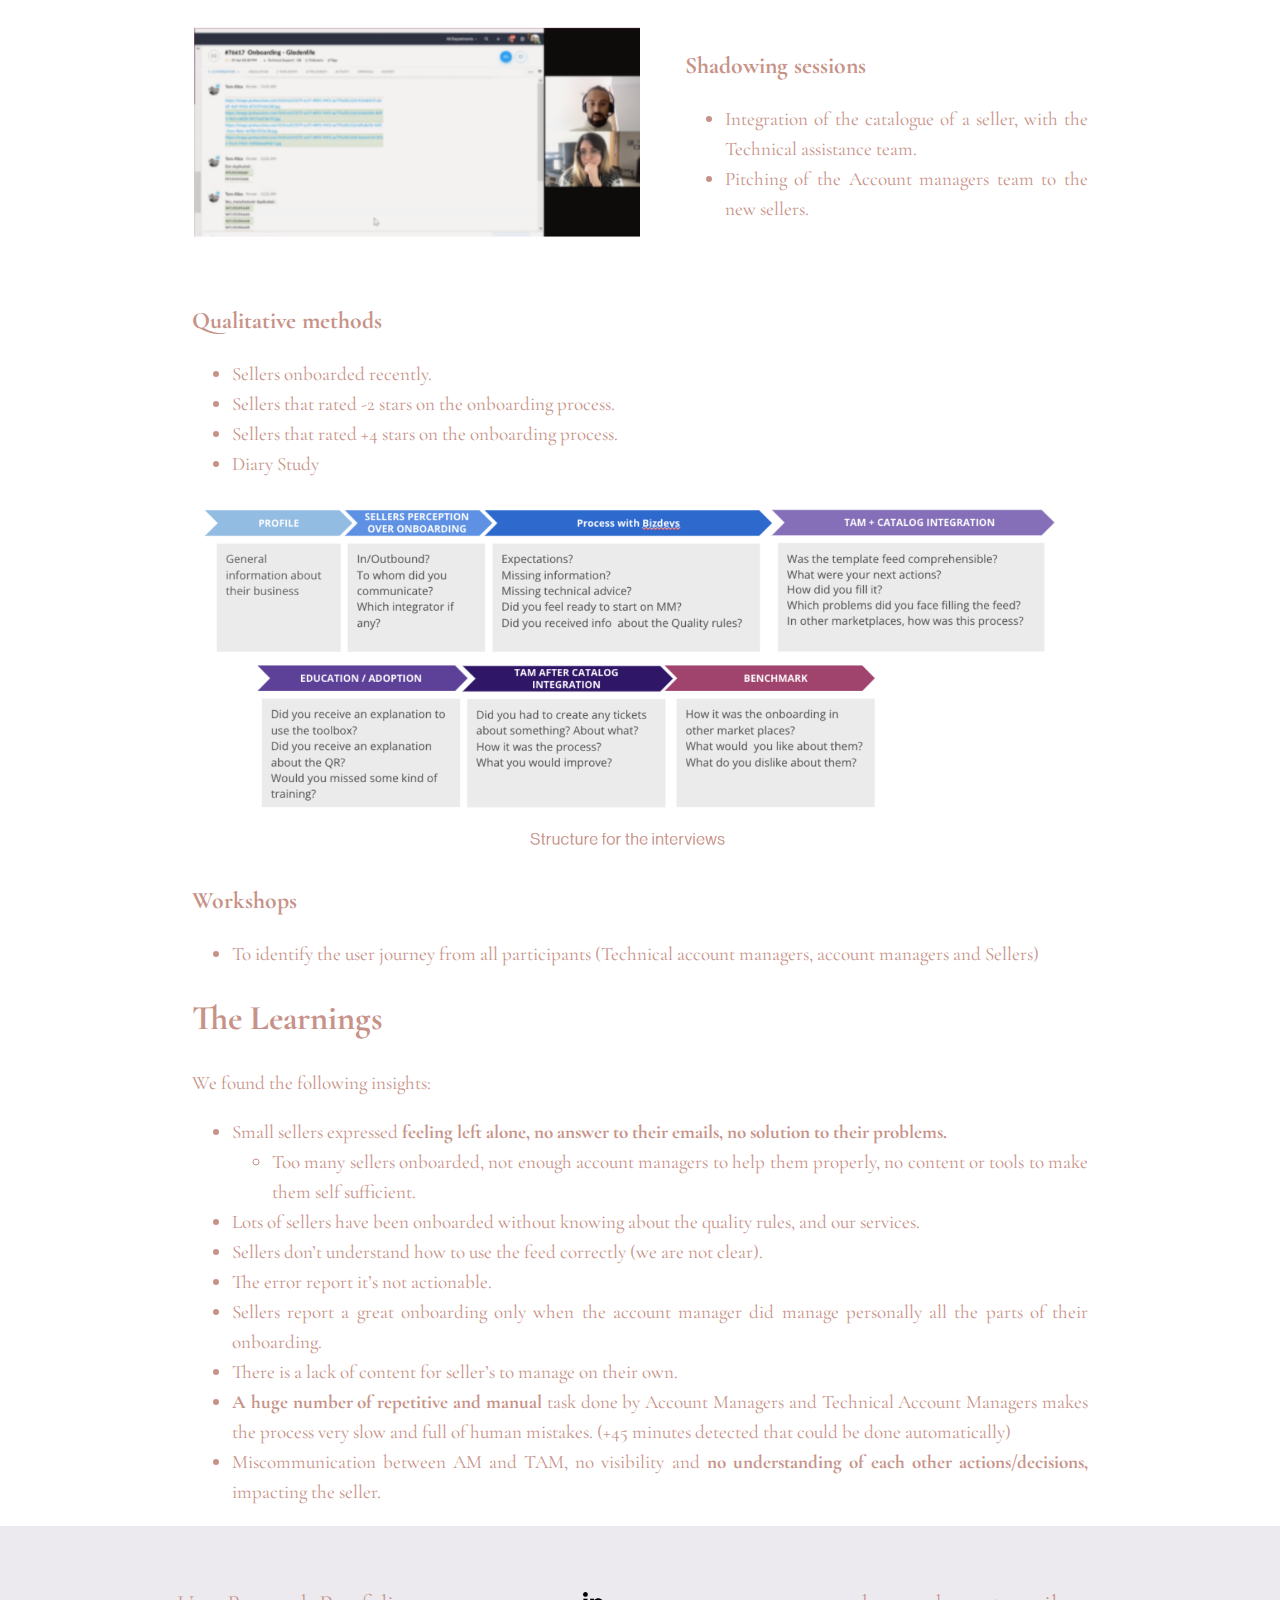
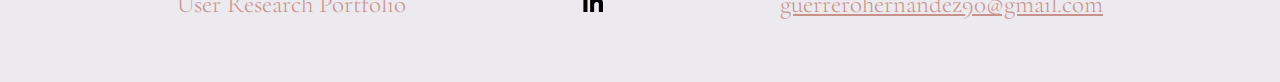
<file: src/case_studies/the_onboarding_problem.html>
<!DOCTYPE html>
<html lang="en">
<head>
    <meta charset="UTF-8">
    <meta http-equiv="X-UA-Compatible" content="IE=edge">
    <meta name="viewport" content="width=device-width, initial-scale=1.0">
    <title>The Onboarding problem</title>
    <link rel="stylesheet" href="../../styles.css"/>
    <!--LUXURIOUS ROMAN-->
    <link rel="preconnect" href="https://fonts.googleapis.com">
    <link rel="preconnect" href="https://fonts.gstatic.com" crossorigin>
    <link href="https://fonts.googleapis.com/css2?family=Cormorant+Garamond:wght@300&display=swap" rel="stylesheet">
    <!--ICON BOOTSTRAP-->
    <link rel="stylesheet" href="https://cdn.jsdelivr.net/npm/bootstrap-icons@1.7.2/font/bootstrap-icons.css">
</head>
<body class="second_background_color main_color">
    <header>
        <a class="site_title main_color" href="../index.html">Natalia Guerrero User Research Portfolio</a>
        <i class="bi bi-list main_color"></i>
        <i class="bi bi-x-lg"></i>
        <nav>
            <ul>
                <li><a href="../case_studies.html" class="main_color">Case Studies</a></li>
                <li><a href="../methods.html" class="main_color">Methods</a></li>
                <li><a href="../about.html" class="main_color">About</a></li>
            </ul>
        </nav>
    </header>
    <section class="cases_main_section">
        <h3>May 28 · Written By Nat.</h3>
        <h1>The User Onboarding problem</h1>
        <img src="../../img/open.PNG" alt="Imagen Open"/>
        <article>
            <h2>The problem</h2>
            <p>
                I worked as a User researcher for an E-commerce related to DIY. 
                We onboarded all kinds of sellers. Sellers needed to integrate 
                their already existing catalogue, or create a new one with us.<br/>

                Wait for it, are you seated? There we go: <span class="bold_word">Tickets related to the 
                onboarding were more than 40%, users with no digital maturity didn’t 
                understand our requirements and represented a huge cost for us</span>, both 
                account managers and technical account managers were spending time on 
                repetitive and not so valuable tasks.<br/>
                
                We needed to solve this situation, and for that we need to have <span class="bold_word">an 
                understanding of the Onboarding experience on the merchant side</span>, 
                but also on the Technical account managers and the Account Managers side, 
                in order to <span class="bold_word">identify the root cause of the problem</span> amb make a proposition 
                of <span class="bold_word">how the Perfect Merchant Onboarding should be.</span><br/>
            </p>
        </article>
        <article>
             <h2>The plan</h2>
             <ul>
                <li>Identify who are the sellers who struggle the most with the onboarding.</li>
                <li>Identify what makes a seller onboarding excellent.</li>
                <li>Understand and map today’s process to onboard all kinds of sellers.</li>
                <li>Understand sellers needs during the onboarding process.</li>
                <li>Map all the pain points from sellers, and all the agents involved.</li>
                <li>Understand how other marketplaces operate the seller onboarding.</li>
                <li>Propose a solution based on the research.</li>
            </ul>
        </article>
        <article>
            <h2>The method</h2>
            <div class="float_right">
                <img src="../../img/videocall.PNG" alt="Videocall"/>
                <div>
                    <h3>Shadowing sessions</h3>
                    <ul>
                        <li>Integration of the catalogue of a seller, with the Technical assistance team.</li>
                        <li>Pitching of the Account managers team to the new sellers.</li>
                    </ul>
                </div>
            </div>
            <h3>Qualitative methods</h3>
            <ul>
                <li>Sellers onboarded recently.</li>
                <li>Sellers that rated -2 stars on the onboarding process.</li>
                <li>Sellers that rated +4 stars on the onboarding process.</li>
                <li>Diary Study</li>
            </ul>
            <img src="../../img/Structure_for_interviews.PNG" alt="Structure for the interviews"/>
            <h3>Workshops</h3>
            <ul>
                <li>To identify the user journey from all participants (Technical account managers, account managers and Sellers)</li>
            </ul>
       </article>
       <article>
            <h2>The Learnings</h2>
            <p>We found the following insights:</p>
            <ul>
                <li>Small sellers expressed <span class="bold_word">feeling left alone, no answer to their emails, no solution to their problems.</span></li>
                    <ul>
                        <li>Too many sellers onboarded, not enough account managers to help them properly,  no content or tools to make them self sufficient.</li>
                    </ul>
                <li>Lots of sellers have been onboarded without knowing about the quality rules, and our services.</li>
                <li>Sellers don’t understand how to use the feed correctly (we are not clear).</li>
                <li>The error report it’s not actionable.</li>
                <li>Sellers report a great onboarding only when the account manager did manage personally all the parts of their onboarding.</li>
                <li>There is a lack of content for seller’s to manage on their own.</li>
                <li><span class="bold_word">A huge number of repetitive and manual</span> task done by Account Managers and Technical Account Managers makes the process very slow 
                    and full of human mistakes. (+45 minutes detected that could be done automatically)</li>
                <li>Miscommunication between AM and TAM, no visibility and <span class="bold_word">no understanding of each other actions/decisions,</span> impacting the seller.</li>
            </ul>
        </article>
    </section>
    <footer>
        <h2 class="main_color">User Research Portfolio</h2>
        <a href="https://www.linkedin.com/in/nataliaguerrerohernandez/" target="_blank"><img src="../../img/logo_linkedin.png" alt="Logo Linked In"/></a>
        <a class="main_color" href="mailto:guerrerohernandez90@gmail.com">guerrerohernandez90@gmail.com</a>
    </footer>
</body>
</html>
</file>
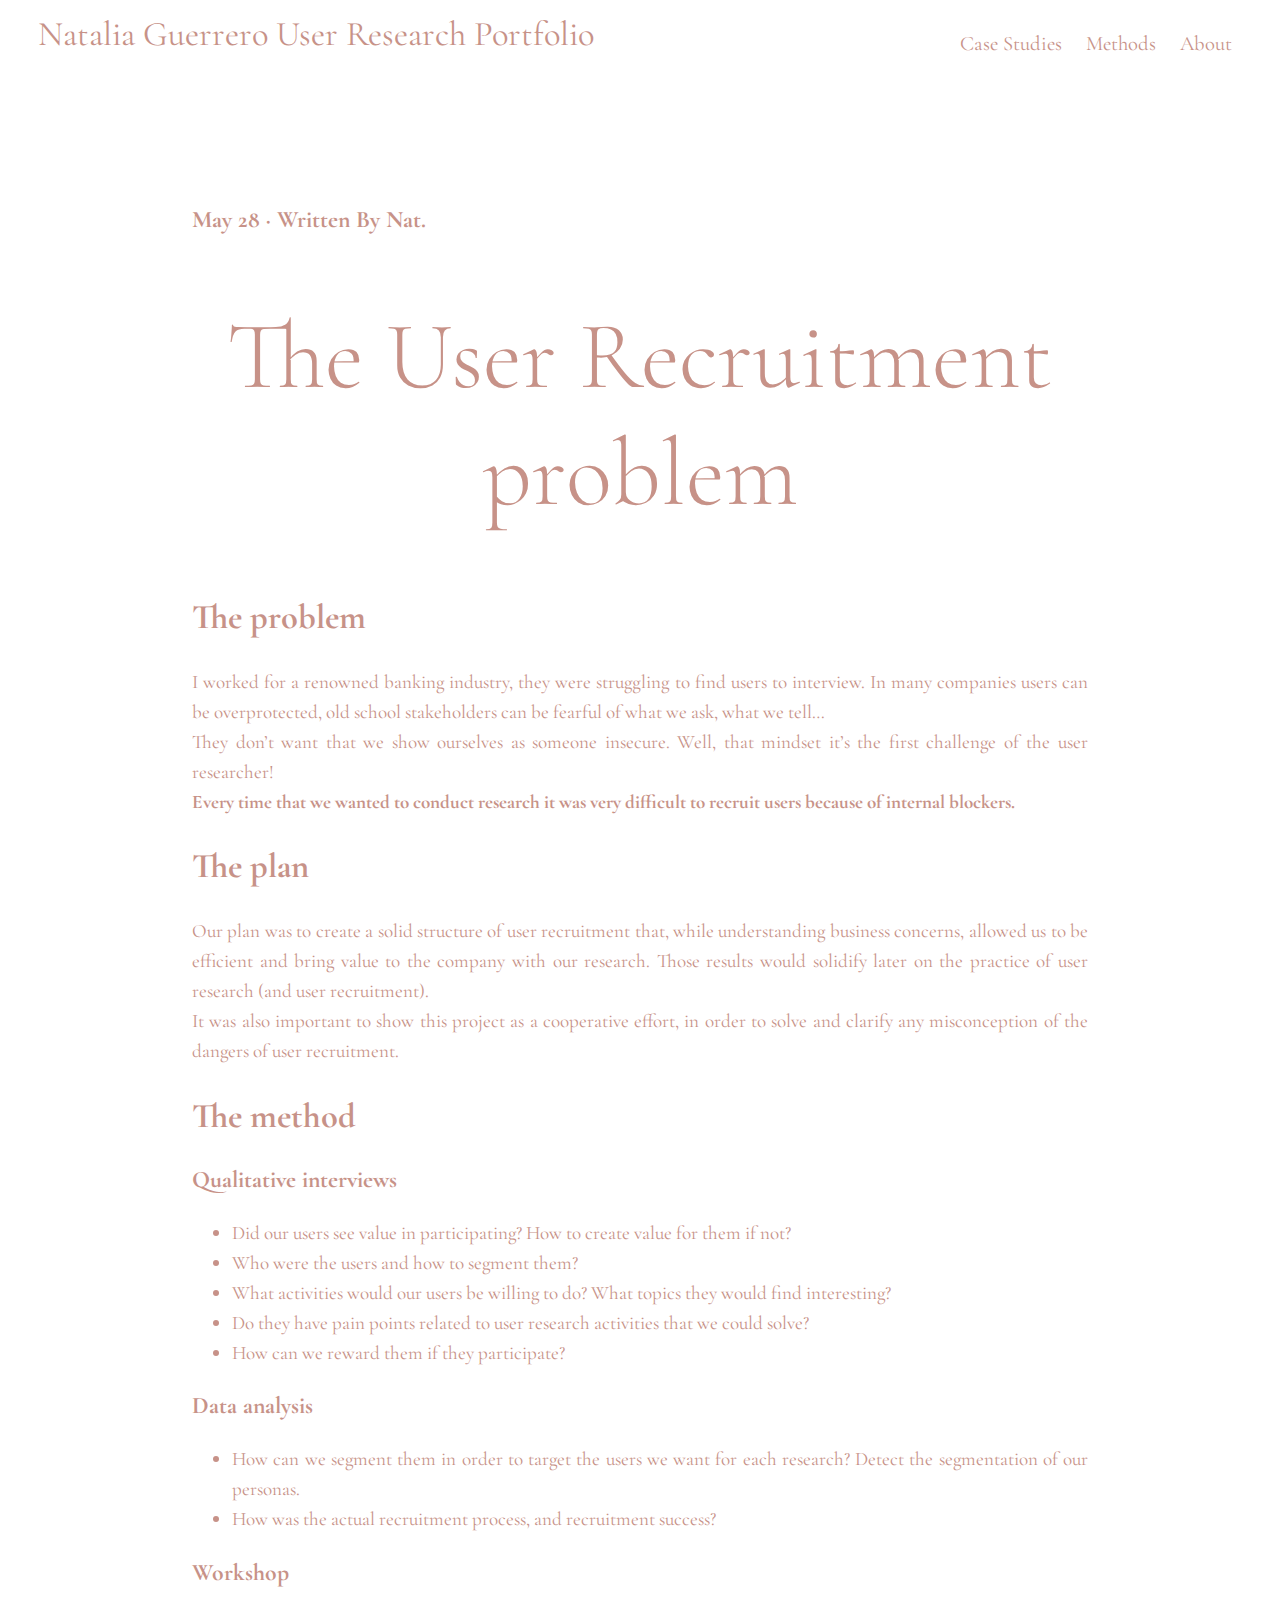
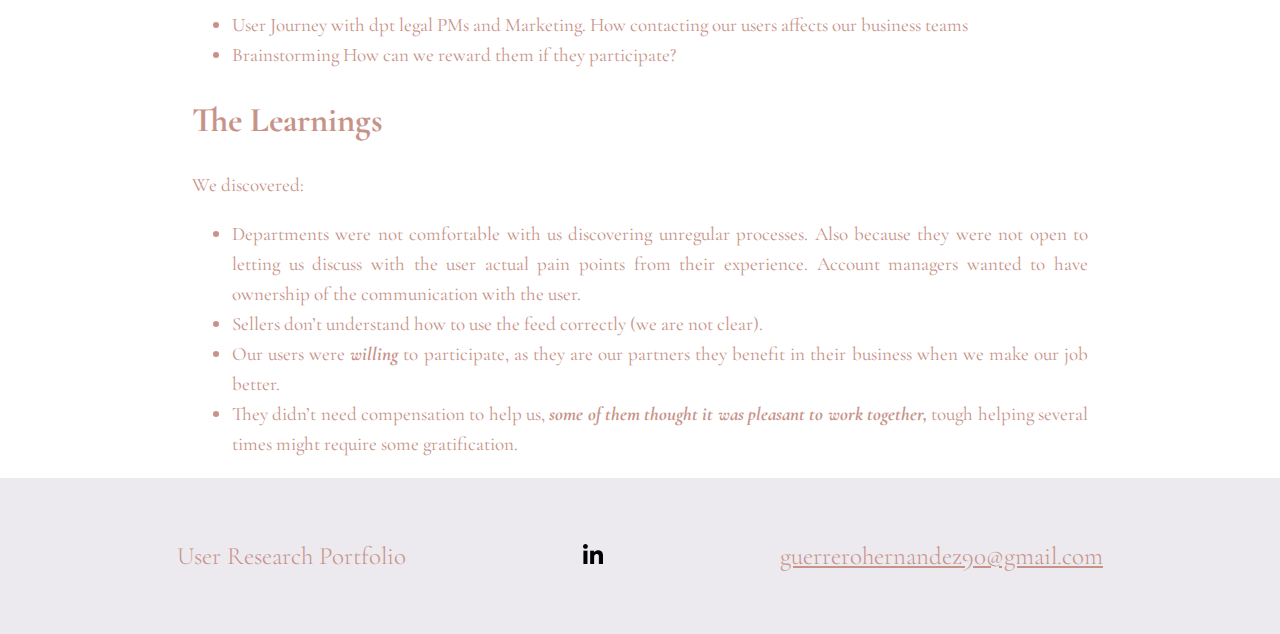
<file: src/case_studies/the_recruitment_problem.html>
<!DOCTYPE html>
<html lang="en">
<head>
    <meta charset="UTF-8">
    <meta http-equiv="X-UA-Compatible" content="IE=edge">
    <meta name="viewport" content="width=device-width, initial-scale=1.0">
    <title>The User Recruitment problem</title>
    <link rel="stylesheet" href="../../styles.css"/>
    <!--LUXURIOUS ROMAN-->
    <link rel="preconnect" href="https://fonts.googleapis.com">
    <link rel="preconnect" href="https://fonts.gstatic.com" crossorigin>
    <link href="https://fonts.googleapis.com/css2?family=Cormorant+Garamond:wght@300&display=swap" rel="stylesheet">
    <!--ICON BOOTSTRAP-->
    <link rel="stylesheet" href="https://cdn.jsdelivr.net/npm/bootstrap-icons@1.7.2/font/bootstrap-icons.css">
</head>
<body class="second_background_color main_color">
    <header>
        <a class="site_title main_color" href="../index.html">Natalia Guerrero User Research Portfolio</a>
        <i class="bi bi-list main_color"></i>
        <i class="bi bi-x-lg"></i>
        <nav>
            <ul>
                <li><a href="../case_studies.html" class="main_color">Case Studies</a></li>
                <li><a href="../methods.html" class="main_color">Methods</a></li>
                <li><a href="../about.html" class="main_color">About</a></li>
            </ul>
        </nav>
    </header>
    <section class="cases_main_section">
        <h3>May 28 · Written By Nat.</h3>
        <h1>The User Recruitment problem</h1>
        <article>
            <h2>The problem</h2>
            <p>
                I worked for a renowned banking industry, they were struggling to find users to interview. In many companies users can be overprotected, 
                old school stakeholders can be fearful of what we ask, what we tell…</br>

                They don’t want that we show ourselves as someone insecure. Well, that mindset it’s the first challenge of the user researcher!</br>
                
                <span class="bold_word">Every time that we wanted to conduct research it was very difficult to recruit users because of internal blockers.</span> 
            </p>
        </article>
        <article>
             <h2>The plan</h2>
             <p>
                Our plan was to create a solid structure of user recruitment that, while understanding business concerns, 
                allowed us to be efficient and bring value to the company with our research. Those results would solidify later 
                on the practice of user research (and user recruitment).</br>

                It was also important to show this project as a cooperative effort, in order to solve and clarify any misconception of the dangers of user recruitment. 
            </p>
        </article>
        <article>
            <h2>The method</h2>
            <h3>Qualitative interviews</h3>
            <ul>
                <li>Did our users see value in participating? How to create value for them if not? </li>
                <li>Who were the users and how to segment them?</li>
                <li>What activities would our users be willing to do? What topics they would find interesting?</li>
                <li>Do they have pain points related to user research activities that we could solve?</li>
                <li>How can we reward them if they participate? </li>
            </ul>
            <h3>Data analysis</h3>
            <ul>
                <li>How can we segment them in order to target the users we want for each research? Detect the segmentation of our personas.</li>
                <li>How was the actual recruitment process, and recruitment success?</li>
            </ul>
            <h3>Workshop</h3>
            <ul>
                <li>User Journey with dpt legal PMs and Marketing. How contacting our users affects our business teams</li>
                <li>Brainstorming How can we reward them if they participate?</li>
            </ul>
       </article>
       <article>
            <h2>The Learnings</h2>
            <p>We discovered:</p>
            <ul>
                <li>Departments were not comfortable with us discovering unregular processes. Also because 
                    they were not open to letting us discuss with the user actual pain points from their experience. 
                    Account managers wanted to have ownership of the communication with the user. </li>
                <li>Sellers don’t understand how to use the feed correctly (we are not clear).</li>
                <li>Our users were <span class="bold_word italic_word">willing</span> to participate, as they are our partners they benefit in their business when we make our job better.</li>
                <li>They didn’t need compensation to help us, <span class="bold_word italic_word">some of them thought it was pleasant to work together,</span> 
                    tough helping several times might require some gratification.</li>
            </ul>
        </article>
    </section>
    <footer>
        <h2 class="main_color">User Research Portfolio</h2>
        <a href="https://www.linkedin.com/in/nataliaguerrerohernandez/" target="_blank"><img src="../../img/logo_linkedin.png" alt="Logo Linked In"/></a>
        <a class="main_color" href="mailto:guerrerohernandez90@gmail.com">guerrerohernandez90@gmail.com</a>
    </footer>
</body>
</html>
</file>
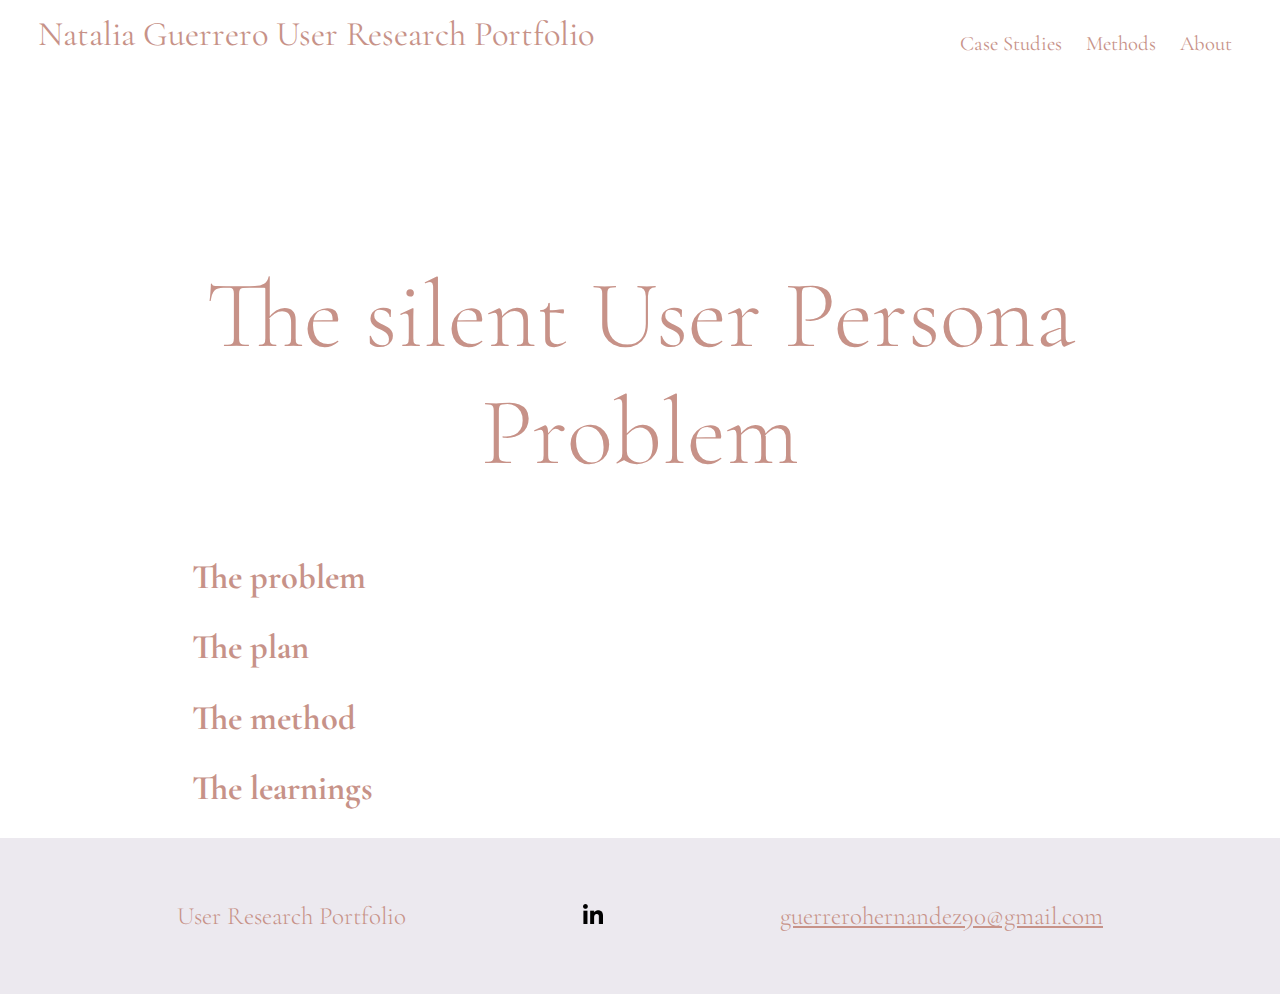
<file: src/case_studies/the_silent_user_persona_problem.html>
<!DOCTYPE html>
<html lang="en">
<head>
    <meta charset="UTF-8">
    <meta http-equiv="X-UA-Compatible" content="IE=edge">
    <meta name="viewport" content="width=device-width, initial-scale=1.0">
    <title>The silent User Persona Problem</title>
    <link rel="stylesheet" href="../../styles.css"/>
    <!--LUXURIOUS ROMAN-->
    <link rel="preconnect" href="https://fonts.googleapis.com">
    <link rel="preconnect" href="https://fonts.gstatic.com" crossorigin>
    <link href="https://fonts.googleapis.com/css2?family=Cormorant+Garamond:wght@300&display=swap" rel="stylesheet">
    <!--ICON BOOTSTRAP-->
    <link rel="stylesheet" href="https://cdn.jsdelivr.net/npm/bootstrap-icons@1.7.2/font/bootstrap-icons.css">
</head>
<body class="second_background_color main_color">
    <header>
        <a class="site_title main_color" href="../index.html">Natalia Guerrero User Research Portfolio</a>
        <i class="bi bi-list main_color"></i>
        <i class="bi bi-x-lg"></i>
        <nav>
            <ul>
                <li><a href="../case_studies.html" class="main_color">Case Studies</a></li>
                <li><a href="../methods.html" class="main_color">Methods</a></li>
                <li><a href="../about.html" class="main_color">About</a></li>
            </ul>
        </nav>
    </header>
    <h3>May 28 · Written By Nat.</h3>
    <section class="cases_main_section">
        <h1>The silent User Persona Problem</h1>
        <article>
            <h2>The problem</h2>
            <p>
            </p>
        </article>
        <article>
             <h2>The plan</h2>
             <p>
            </p>
        </article>
        <article>
            <h2>The method</h2>
            <p>
            </p>
       </article>
       <article>
            <h2>The learnings</h2>
            <p>
            </p>
        </article>
    </section>
    <footer>
        <h2 class="main_color">User Research Portfolio</h2>
        <a href="https://www.linkedin.com/in/nataliaguerrerohernandez/" target="_blank"><img src="../../img/logo_linkedin.png" alt="Logo Linked In"/></a>
        <a class="main_color" href="mailto:guerrerohernandez90@gmail.com">guerrerohernandez90@gmail.com</a>
    </footer>
</body>
</html>
</file>
<file: styles.css>
body{
    margin: 0;
    padding: 0;
    font-family: 'Cormorant Garamond', serif;
    color: white;
    background-color: #8b706f;
}
/*BASICS*/
.main_color{
    color:#c79288;
}
.second_color{
    color: white;
}
.main_background_color{
    background-color: #8b706f;
}
.second_background_color{
    background-color: white;
}
.text_decoration_underline{
    text-decoration-line: underline;
    text-underline-offset: 5px;
}
.bold_word{
    font-weight: bolder;
}
.italic_word{
    font-style: italic;
}
.text_align_center{
    text-align: center;
}
/*MAIN STYLES*/
header{
    padding: 1.5% 3%;
    width: 100%;
    position:fixed;
    top: 0;
    left: 0;
    background-color: white;
    box-sizing: border-box;
}
.site_title{
    text-decoration: none;
    font-size: calc((2.2 - 1) * 1.2vw + 1rem);
}
i{
    display: none;
}
nav{
    float:right;
}
nav ul{
    list-style-type: none;
    margin: 0;
    padding: 0;
}
nav ul li{
    padding: 10px;
    display: inline-block;
}
nav ul li a{
    text-decoration: none;
    font-size: calc((1.3 - 1) * 1.2vw + 1rem);
    color: white;
}
#introduction_section{
    max-width: 100%;
    background-color: white;
    padding: 5% 3%;
    margin: 2% auto 0;
}
#introduction_section h1{
    font-size: calc((4.2 - 1) * 1.2vw + 1rem);
    font-weight: lighter;
}
#introduction_section aside{
    font-size: calc((1.5 - 1) * 1.2vw + 1rem);
}
.presentation_section{
    padding-top: 6.6vmax;
    padding-bottom: 6.6vmax;
    max-width: 100%;
    margin: auto;
    display: flex;
    justify-content: space-evenly;
    align-items: center;
}
.presentation_section img{
   width: 40%;
   height: 40%;
   border-radius: 100%;
}
.presentation_section p{
    max-width: 40%;
    text-align: left;
    font-size: calc((1.5 - 1) * 1.2vw + 1rem);
}
.presentation_section p a{
    font-size: calc((1.5 - 1) * 1.2vw + 1rem);
    color:#c79288;
}
.main_section{
    max-width: 70%;
    box-sizing: border-box;
    margin: 16% auto 0;
}
.main_section h1{
    text-align: center;
    font-size: calc((4.2 - 1) * 1.2vw + 1rem);
}
.main_section article{
    max-width: 100%;
    display: inline-block;
    margin: 7.5% 0;
}
.main_section article h2{
    font-size: calc((2.8 - 1) * 1.2vw + 1rem);
    float: left;
    max-width: 30%;
    margin:0;
}
.main_section article aside{
    float: right;
    font-size: calc((1.5 - 1) * 1.2vw + 1rem);
    max-width: 50%;
}
.main_section article aside p{
    margin:0;
}
.main_section article aside a{
    font-weight: bolder;
    background-color: rgb(199, 146, 136);
    padding: 1.5%;
    border-radius: 5%;
    text-decoration: none;
}
.main_section article aside a:hover{
    font-weight: bolder;
    padding: 1.5%;
    border-radius: 5%;
    background-color: rgba(199, 146, 136, 0.5);
}
footer{
    width: 100%;
    height: auto;
    background-color: #ece9ef;
    padding-top: 3.3vmax;
    padding-bottom: 3.3vmax;
    display: flex;
    justify-content: space-evenly;
    align-items: center;
}
footer h2{
    font-weight: lighter;
    font-size: 25px;
}
footer img{
    width: 20px;
    height: auto;
    background-color: #ece9ef;
}
footer a{
    font-weight: lighter;
    font-size: 25px;
}
/**CASES STYLE**/
.cases_main_section{
    max-width: 70%;
    box-sizing: border-box;
    margin: 16% auto 0;
}
.cases_main_section h1{
    text-align: center;
    font-size: calc((6.2 - 1) * 1.2vw + 1rem);
    font-weight: lighter;
}
.cases_main_section img{
    width: 100%;
    margin:auto;
}
.cases_main_section h2{
    font-size: calc((2.2 - 1) * 1.2vw + 1rem);
}
.cases_main_section article p, p, a, ul{
    font-size: calc((1.2 - 1) * 1.2vw + 1rem);
    line-height: 30px;
    text-align: justify;
}
.float_right{
    display: flex;
}
.float_right img{
    width: 50%;
    margin-right: 5%;
    margin-bottom: 5%;
}
h3{
    font-size: calc((1.5 - 1) * 1.2vw + 1rem);
}

@media screen and (max-width: 768px){
    i{
        display: inline;
        pointer-events: none;
        font-size: 2rem;
    }
    nav{
        display: none;
    }
    nav ul li{
        display: flex;
        flex-direction: column;
        align-items: center;
    }
    #introduction_section{
        margin: 10% 0;
    }
    .presentation_section{
        flex-direction: column;
    }
    .presentation_section p{
        max-width: 100%;
        text-align: center;
    }
    .main_section{
        max-width: 100%;
    }
    .main_section article{
        display: flex;
        flex-direction: column;
        align-items: flex-start;
        margin:0;
        padding: 0 5%;
    }
    .main_section article h2{
        max-width: 100%;
        margin-bottom: 5%;
    }
    .main_section article aside{
        max-width: 100%;
        margin-bottom: 5%;
    }
    footer{
        flex-direction: column;
    }
}
</file>
